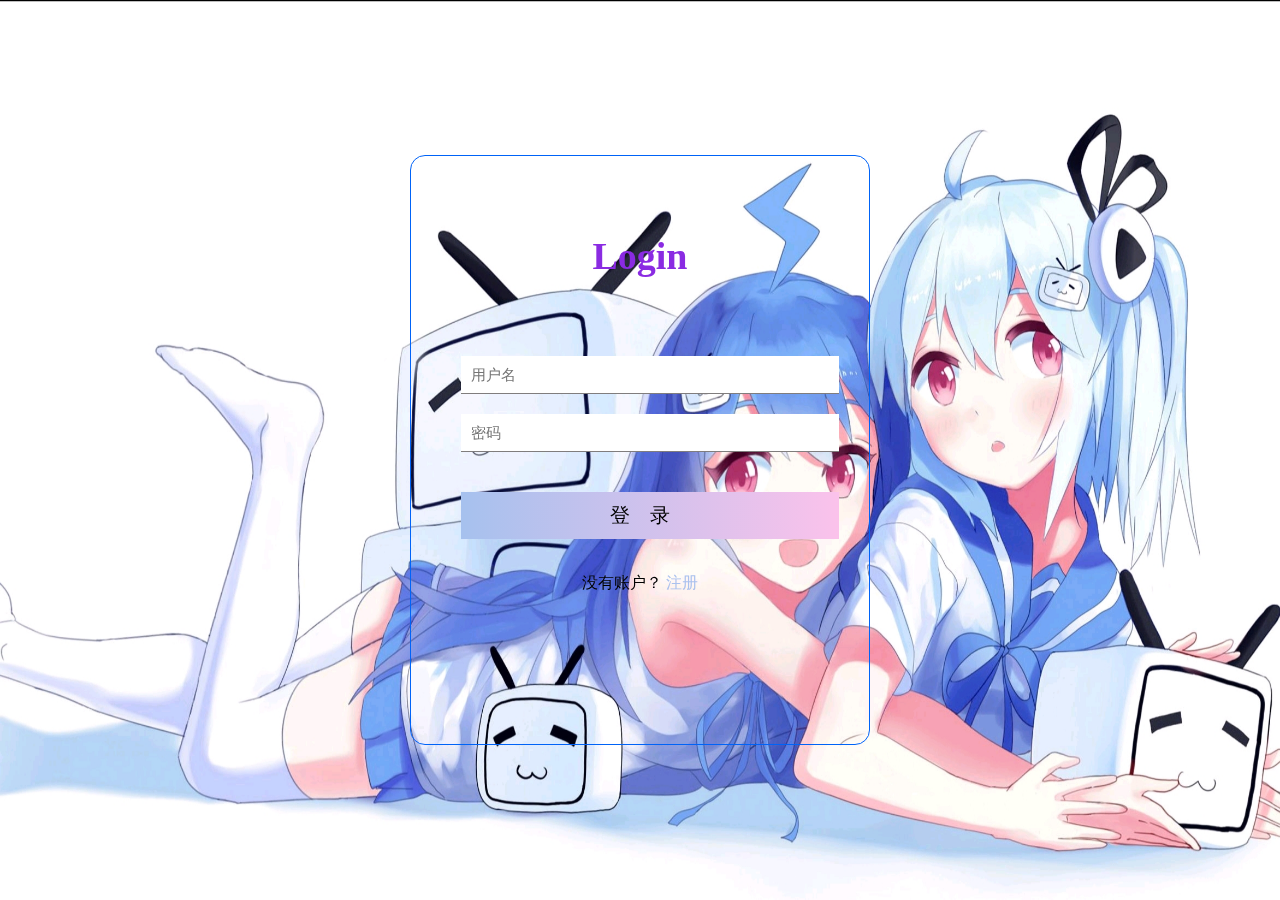
<file: work/login.html>
<!DOCTYPE html>
<html lang="en">
<head>
    <meta charset="UTF-8">
    <meta name="viewport" content="width=device-width, initial-scale=1.0">
    <title>登录</title>
    <link rel="icon" href="./icon/favicon.ico">
    <link rel="stylesheet" href="./css/login.css">
</head>
<script>
    function myFunction() {
      if (document.getElementById("user").value == "ouxu") {
        if (document.getElementById("password").value == "12345678") {
        //   alert("登录成功");
        window.location.replace('index2.html');
        }
        else {
          alert("密码错误");
        }
      }
      else {
        alert("账号密码都错");
      }
    }
  </script>
<body>
    <div class="container">
        <img src="./img/login.jpg" alt="">
        <div class="login-wrapper">
            <div class="header">Login</div>
            <div class="form-wrapper">
                <input type="text" id="user" name="username" placeholder="用户名" class="input-item">
                <input type="password" id="password" name="password" placeholder="密码" class="input-item">
                <div class="btn">
                    <input type="submit" class="log" value="登录" onclick="myFunction();">
                </div>
            </div>
            <div class="msg">
                没有账户？
                <a href="#">注册</a>
            </div>
        </div>
    </div>
</body>
</html>
</file>
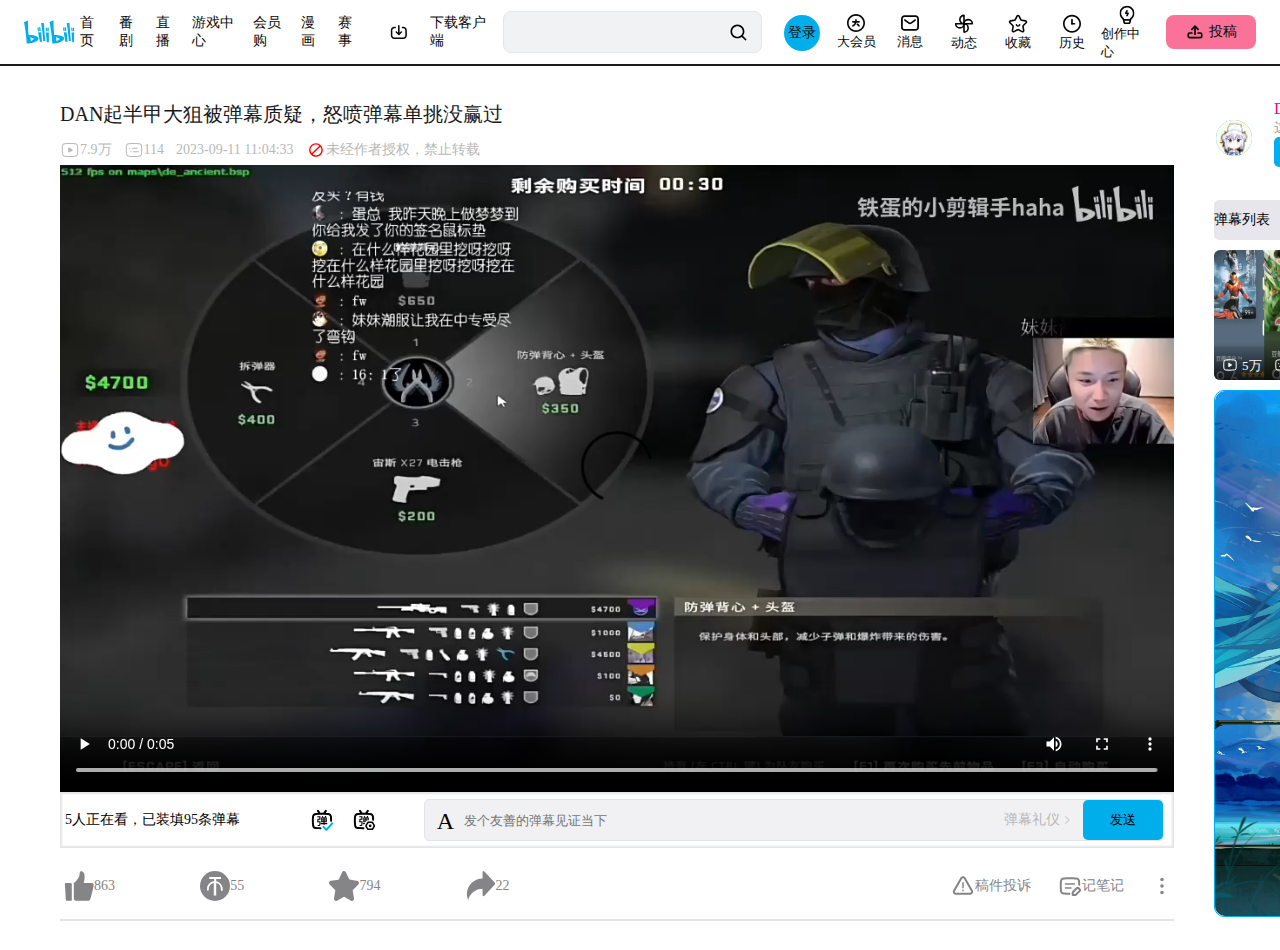
<file: work/video3.html>
<!DOCTYPE html>
<html lang="en">
<head>
    <meta charset="UTF-8">
    <meta http-equiv="X-UA-Compatible" content="IE=edge">
    <meta name="viewport" content="width=device-width, initial-scale=1.0">
    <title>DAN起半甲大狙被弹幕质疑，怒喷弹幕单挑没赢过</title>
    <link rel="icon" href="./icon/favicon.ico">
    <link rel="stylesheet" href="./css/video.css">
    <link rel="stylesheet" href="./css/base.css">
</head>
<body>
     <!-- 头部 -->
     <div class="large-header">
        <!-- 导航 -->
        <div class="bili-nav">
            <!-- 左侧入口 -->
            <ul class="left-entry">
               <li>
                <a href="#" class="entry-title">
                    <svg t="1626764977164" viewBox="0 0 2240 1024" version="1.1" xmlns="http://www.w3.org/2000/svg" p-id="4404" xmlns:xlink="http://www.w3.org/1999/xlink" width="140" height="64" class="mini-header__logo"><path d="M2079.810048 913.566175c-10.01309 0-18.554608 0.799768-26.936172-0.159954-16.987063-1.951433-33.974126-1.567544-50.99318-2.079395-10.972811-0.287916-10.652904-0.287916-11.580634-10.90883-2.71921-32.406582-5.694345-64.781173-8.605499-97.155764-2.527266-28.439735-4.926568-56.91146-7.70976-85.319204-2.527266-26.040432-5.566382-52.016883-8.317583-78.025324-2.623238-24.440897-5.054531-48.913784-7.77374-73.322691a12681.114551 12681.114551 0 0 0-10.684895-92.133223c-3.295042-27.128116-6.558094-54.320213-10.205034-81.416339a20559.272961 20559.272961 0 0 0-17.530905-125.979387c-6.398141-44.723002-14.075909-89.22207-22.105576-133.657156-1.439582-7.965685-1.247637-8.253601 6.36615-9.533229 31.670796-5.406429 63.501545-10.01309 95.716183-9.309295 3.486987 0.095972 7.005964 0.159954 10.460959 0.607823 5.662354 0.703795 8.605499 3.454996 8.925406 10.045081 1.119675 22.969325 2.71921 45.938649 4.414717 68.875983 2.71921 37.589076 5.662354 75.178151 8.477537 112.735236 1.791479 24.184971 3.327033 48.305961 5.150503 72.426951 2.911154 38.772732 5.982261 77.513473 8.925406 116.286205 1.791479 23.705111 3.359024 47.474203 5.182494 71.179313 2.783191 34.805885 5.822308 69.579778 8.637489 104.353672 1.791479 22.137566 3.391014 44.307123 5.278466 66.44469 2.783191 32.79047 5.790317 65.580941 8.63749 98.371411 2.143377 25.592562 4.09481 51.249106 6.270178 77.673426zM853.670395 114.918282c4.638652 0 11.644616-0.511851 18.554607 0.127963 8.797443 0.799768 10.49295 3.071107 11.036793 11.900541 2.527266 40.372267 4.894578 80.776524 7.581796 121.180782 2.943145 43.571337 6.174206 87.078693 9.405267 130.586048 2.975135 39.956388 5.950271 79.912775 9.149341 119.869163 3.486987 43.891244 7.357862 87.718507 10.876839 131.609751 2.655228 33.622229 4.926568 67.244457 7.677768 100.898677 2.623238 31.222926 5.694345 62.38187 8.509527 93.572805 2.399303 26.8402 4.830596 53.71239 7.165918 80.58458 0.735786 8.509527 0.127963 9.053369-9.053369 8.829434-24.025018-0.575833-47.922073-3.391014-71.947091-2.71921-5.502401 0.159954-7.101936-2.367312-8.029666-7.581796-1.983424-11.356699-1.663517-22.905343-2.879163-34.390006-3.295042-30.359177-5.182494-60.846317-7.965685-91.269474-2.495275-27.639967-5.502401-55.215953-8.349574-82.82393-2.527266-25.240664-5.02254-50.481329-7.709759-75.753984-2.687219-24.792795-5.534392-49.61758-8.349573-74.442365-2.591247-22.841362-5.118512-45.682723-7.869713-68.524085-4.062819-33.462275-8.093648-66.92455-12.508365-100.322844-4.062819-30.647093-8.66948-61.198214-12.988225-91.813317-5.886289-41.587914-12.508365-83.079855-19.834236-124.411842a1393.96288 1393.96288 0 0 0-5.310457-28.023856c-0.959721-4.702633-0.095972-7.421843 5.278466-8.157629 14.139891-1.887451 28.24779-4.830596 42.451663-6.206196 14.203872-1.311619 28.407744-3.966847 45.106891-2.71921z m1006.075609 403.33878c27.064134 0 27.703949 0.191944 32.054684 24.536869 5.342447 30.03927 9.08536 60.334465 12.636328 90.62966 3.742912 32.278619 7.517815 64.557238 10.972811 96.867848 2.783191 26.008441 5.118512 52.080864 7.74175 78.089305 2.7512 27.256079 5.662354 54.416185 8.509527 81.640274 1.567544 15.387528 3.039117 30.775056 4.798605 46.130593 0.511851 4.446708-0.831758 6.81402-5.214485 7.325871-9.245313 1.055693-18.426645 2.27134-27.639967 3.263052-16.891091 1.82347-33.814173 3.614949-50.737254 5.182493-8.733462 0.799768-9.309294 0.319907-10.940821-8.125638-14.843686-76.617733-29.719363-153.171485-44.435086-229.821208-9.789155-50.961189-19.322384-101.95437-28.919595-152.915559a805.525894 805.525894 0 0 1-3.582959-21.081873c-0.639814-4.030829 0.44787-6.622075 5.022541-7.70976 30.48714-7.133927 61.294186-12.636328 89.733921-14.011927z m-1137.077537 0c28.951586 0 28.823623 0.095972 33.302322 26.360339 6.909992 40.660183 11.804569 81.544301 16.187295 122.556382 4.286754 39.796434 8.957397 79.560878 13.148179 119.357311 2.847173 27.224088 5.086522 54.512157 7.74175 81.704255 1.887451 19.354375 4.126801 38.644769 6.174206 57.967153 0.255926 2.367312 0.383888 4.734624 0.543842 7.133927 0.415879 9.469248 0 10.237025-9.117351 11.164755-18.074747 1.887451-36.181485 3.454996-54.256232 5.246476-6.558094 0.639814-13.084197 1.599535-19.57831 2.239349-8.63749 0.799768-8.925406 0.767777-10.620913-7.965685-6.078234-30.679084-11.964523-61.422149-17.914793-92.101233-14.267853-73.898523-28.69566-147.733065-42.867542-221.631589-5.662354-29.559409-10.524941-59.246781-16.091323-88.838181-1.023702-5.406429-0.255926-7.933694 5.342447-9.245313 30.199223-7.037955 60.590391-12.540355 88.006423-13.947946z m382.128944 309.861946v124.027954c0 1.183656-0.127963 2.399303 0.03199 3.582959 0.607823 6.014252-1.599535 8.66948-7.805731 8.413555-8.157629-0.351898-16.251277-0.127963-24.408906 0.063981-17.019054 0.319907-34.070098-0.351898-51.057162 1.599535-9.405267 1.087684-9.213322 0.511851-10.141052-9.405266-2.783191-31.222926-5.822308-62.413861-8.669481-93.636787-2.623238-28.823623-4.99055-57.711228-7.677768-86.534851-2.71921-29.655381-5.758326-59.214791-8.509527-88.838181-1.887451-19.770254-3.550968-39.508518-5.214485-59.278772-2.175368-25.720525-4.190782-51.409059-6.462122-77.129585-0.959721-10.844848-0.159954-12.380402 10.588923-13.500076a531.877423 531.877423 0 0 1 83.527724-2.591247c6.941982 0.383888 13.851974 1.727498 20.570022 3.359024 8.477536 2.015414 9.405267 3.263052 9.853137 12.124476 0.92773 17.850812 1.855461 35.701624 2.335321 53.584427 0.543842 19.866226 0.095972 39.764443 0.831758 59.63067 1.855461 54.800074 1.567544 109.664129 2.207359 164.528184z m1134.806197 5.630364v117.437869c0 1.983424-0.063981 3.966847 0.03199 5.982262 0.415879 5.150503-1.983424 6.973973-6.878001 6.941982-12.028504-0.095972-24.025018 0-36.021531 0.159954-13.564058 0.127963-27.096125 0.063981-40.628192 1.535553-8.925406 1.023702-8.989387 0.351898-9.789155-8.509527-3.678931-40.660183-7.549806-81.320366-11.260728-122.04453-3.391014-37.525094-6.526103-75.082179-9.981099-112.639265-3.550968-38.740741-7.421843-77.38551-10.90883-116.09426-1.727498-19.386366-3.16708-38.772732-4.606661-58.159097-0.575833-8.445546 0.351898-9.949109 9.885127-10.716886 16.571184-1.311619 33.078387-3.550968 49.777534-3.263051 16.635165 0.319907 33.302322-0.607823 49.841515 2.559256 14.011928 2.687219 14.715723 3.486987 15.547481 18.458635 2.399303 44.051198 1.663517 88.230358 3.231061 132.281556 1.599535 46.89837 0.479861 93.79674 1.759489 146.069549zM1831.498213 305.135c9.789155 0.575833 17.498914 0.095972 25.176683 1.791479 4.894578 1.119675 7.357862 3.327033 7.837723 8.573509 2.303331 25.240664 4.798605 50.51332 7.32587 75.785975 2.015414 20.50604 4.158791 41.012081 6.238188 61.518121l0.191944 1.183656c1.663517 12.924244 1.279628 13.276142-11.292718 13.979937-11.196746 0.607823-22.361501 1.599535-33.558247 2.27134-7.357862 0.44787-9.693183 1.695507-10.90883-9.021378-4.190782-37.813011-9.053369-75.530049-13.692021-113.311069a1185.0316 1185.0316 0 0 0-4.286754-31.798759c-0.92773-5.982261 1.407591-9.277304 7.005964-9.757164 7.357862-0.671805 14.715723-0.863749 19.962198-1.215647z m-1133.398606 0.159954c7.549806 0.415879 15.323547-0.159954 22.937334 1.599535 4.350736 0.991712 6.558094 2.815182 6.973973 7.773741 0.92773 11.83656 2.7512 23.641129 3.870875 35.477689 3.550968 36.309448 6.909992 72.650886 10.237025 108.992324 0.703795 7.901704 0.543842 8.061657-6.84601 8.605499-13.116188 0.959721-26.264367 1.919442-39.412546 2.463284-7.645778 0.351898-8.605499-0.575833-9.56522-8.381564-3.327033-26.744227-6.462122-53.520446-9.661192-80.296664-2.591247-22.073585-4.766615-44.14717-7.901704-66.156773-0.863749-6.078234 1.119675-7.74175 5.982262-8.733462 7.709759-1.567544 15.451509-1.055693 23.385203-1.343609z m399.147998 100.002936c0 23.001315 0.063981 45.97064-0.031991 69.003946 0 10.332997-0.127963 10.396978-10.396978 10.269016a324.289753 324.289753 0 0 1-36.981252-1.919443c-7.933694-0.991712-8.093648-0.735786-8.317583-9.149341-0.799768-28.119828-1.631526-56.239655-2.207359-84.359483-0.415879-19.034468-0.639814-38.004955-1.791479-57.039422-0.607823-9.821146-0.063981-9.917118 9.373276-10.045081 13.915956-0.159954 27.799921 0.479861 41.619904 2.591247 8.317583 1.279628 8.701471 1.279628 8.733462 10.49295 0.063981 23.385204 0.063981 46.770407 0.063981 70.187602h-0.063981z m1135.38203 0.607824c0 23.033306 0.063981 46.034621-0.031991 69.035936 0 9.661192-0.159954 9.725174-9.853137 9.661192a505.32514 505.32514 0 0 1-38.132917-1.791479c-6.302168-0.479861-8.157629-3.135089-7.74175-8.861425 0.063981-0.799768 0-1.599535 0-2.399302-0.959721-44.403095-1.919442-88.7742-2.815182-133.177296-0.031991-2.367312-0.159954-4.734624-0.063982-7.133926 0.127963-8.957397 0.159954-9.181332 9.149341-9.117351 12.380402 0.063981 24.664832 0.703795 37.013243 1.919442 15.067621 1.503563 12.412393 3.359024 12.476375 15.259566 0.063981 22.169557 0.031991 44.403095 0 66.604643z m-1565.593 54.000306c0.287916 12.636328 0.287916 12.604337-11.804569 15.547481-8.221611 2.015414-16.443221 4.222773-24.728813 6.046243-7.069945 1.599535-8.317583 0.703795-9.53323-6.238187-8.445546-47.090314-16.8591-94.212619-25.240664-141.334924-1.695507-9.757164-1.247637-10.364988 8.349573-12.060495 11.804569-2.079396 23.577148-4.126801 35.381717-5.950271 7.517815-1.183656 8.477536-0.767777 9.9811 7.517815 2.975135 16.731138 5.790317 33.526256 7.997675 50.385357 3.423005 26.680246 6.238187 53.456464 9.309295 80.168701 0.255926 1.951433 0.191944 3.966847 0.287916 5.91828z m1064.138735-136.696273c15.451509-2.527266 31.030982-5.086522 46.610454-7.549806 5.598373-0.863749 7.29388 2.655228 8.029666 7.645778 2.655228 18.426645 5.982261 36.725327 8.157629 55.183962 3.19907 26.744227 7.581797 53.360492 8.413555 80.328655 0.063981 2.7512 0.031991 5.566382 0.095972 8.317583 0.159954 4.286754-1.983424 6.494113-5.950271 7.421843-10.556932 2.367312-21.113864 4.734624-31.638805 7.261889-5.054531 1.215647-6.750038-0.92773-7.581796-5.854298-3.16708-18.746552-6.81402-37.397131-10.045081-56.079702-5.47041-30.775056-10.780867-61.582103-16.091323-92.38915-0.127963-1.119675 0-2.303331 0-4.286754z m-710.64147 108.032603c-0.44787 16.37924 0.543842 30.647093-1.695507 44.914947-0.671805 4.510689-1.983424 7.421843-6.846011 7.837722-10.428969 0.863749-20.825947 1.695507-31.190935 2.7512-5.02254 0.543842-6.430131-1.631526-7.261889-6.558094-2.335321-14.55577-1.919442-29.303484-3.327033-43.923234-2.655228-27.607976-3.774903-55.407897-5.566383-83.111846-0.44787-6.750038-1.119675-13.436095-1.663516-20.186134-0.287916-3.774903 1.215647-5.886289 5.246475-6.046242 13.500077-0.543842 26.936172-3.007126 40.50023-2.527266 7.933694 0.287916 8.605499 0.799768 9.181331 8.797443 0.351898 5.534392 0.255926 11.132765 0.383889 16.699147l2.239349 81.352357z m1134.902169-15.867388c0 19.066459 0.223935 38.132918-0.031991 57.199376-0.159954 9.917118-1.279628 10.780867-10.652904 11.644616-9.277304 0.863749-18.490626 1.567544-27.735939 2.559256-5.214485 0.543842-7.645778-0.991712-7.965685-6.973973-1.34361-25.336637-3.16708-50.673273-4.926568-75.977919-1.3756-20.985901-2.943145-41.939811-4.414717-62.893722-0.159954-2.399303-0.031991-4.798605-0.191944-7.165917-0.223935-4.190782 1.055693-6.654066 5.758326-6.81402 13.116188-0.44787 26.136404-2.975135 39.348564-2.495274 8.061657 0.287916 8.18962 0.415879 8.797444 8.797443 1.951433 27.32006 2.143377 54.704102 2.015414 82.120134zM628.295894 756.171918c16.571184 18.234701 17.402942 39.828425 11.932532 62.413861-5.502401 22.585436-18.042756 41.204025-33.23834 57.903171-25.49659 27.895893-56.303637 48.497905-89.062116 65.99682-56.399609 30.135242-116.190232 50.161422-178.572103 61.997982-44.882956 8.477536-90.053828 15.00364-135.704561 17.498914-13.915956 0.767777-27.799921 1.407591-41.715876 1.311619-10.077071 0-20.186133 0.287916-30.231214-0.063981-8.541518-0.319907-9.789155-1.791479-10.49295-10.716886-2.591247-32.022693-4.798605-64.077378-7.645778-96.100071-3.327033-37.109215-7.229899-74.18644-10.812858-111.295654-2.623238-26.8402-4.894578-53.744381-7.773741-80.520599-3.327033-31.542833-7.069945-63.021684-10.716885-94.564517-3.327033-29.111539-6.526103-58.28706-10.045081-87.430591-3.934856-32.278619-7.997676-64.493257-12.31642-96.707894a8228.968456 8228.968456 0 0 0-13.212161-92.996973 5984.500754 5984.500754 0 0 0-24.312934-152.627642 3243.825263 3243.825263 0 0 0-23.67312-123.740038c-1.151665-5.502401 0.511851-7.709759 5.342448-9.725174C52.335283 47.609843 98.465876 28.063524 144.724432 8.77313c8.605499-3.582959 17.434933-6.590085 26.584274-8.285592 6.334159-1.183656 7.965685 0.127963 7.773741 6.494113-0.479861 16.283268 0.191944 32.630517-1.407591 48.849803a161.393095 161.393095 0 0 0-0.639814 13.084197c-0.735786 58.383032-1.439582 116.798056 0.095972 175.213079 1.34361 51.185124 4.030829 102.338258 7.005964 153.491392 2.335321 40.372267 5.694345 80.744534 9.149341 121.052819 3.391014 39.508518 7.517815 78.953054 11.38869 118.461572 0.735786 7.517815 1.407591 8.221611 9.949108 7.069945a381.329176 381.329176 0 0 1 50.833227-4.190782c52.880632-0.127963 104.897514 7.133927 156.338564 19.322384 45.010919 10.684895 88.806191 24.920757 130.777993 44.818975 20.793957 9.853136 40.692174 21.241827 58.830902 35.701624 6.174206 4.862587 11.676606 10.46096 16.891091 16.315259z m1126.840512-9.597211c20.47405 17.946784 27.927883 39.924397 22.105576 67.116494-4.830596 22.425483-15.771416 41.268006-30.359177 58.127107-23.417194 27.096125-51.856929 47.698138-82.631985 64.909136-60.334465 33.782182-124.603787 55.727804-192.168151 68.396122a1151.089465 1151.089465 0 0 1-111.455609 15.547481c-21.177845 1.82347-42.451662 4.09481-66.220754 2.623238h-27.76793c-5.406429 0-8.477536-1.695507-8.925406-8.125638-2.047405-28.087837-4.414717-56.143683-6.941983-84.19953-2.687219-29.623391-5.662354-59.246781-8.477536-88.870172-2.559256-27.224088-4.926568-54.512157-7.709759-81.736245-2.559256-25.656544-5.502401-51.249106-8.285592-76.873659-2.591247-24.057008-5.086522-48.114017-7.933695-72.139035-3.423005-29.111539-7.037955-58.223079-10.652904-87.334618-3.391014-27.160107-6.750038-54.288222-10.364987-81.416338a6133.577429 6133.577429 0 0 0-12.156467-87.142675c-5.694345-37.653057-11.804569-75.178151-17.818822-112.767227a3259.14881 3259.14881 0 0 0-29.111539-158.993792c-0.44787-2.335321-0.671805-4.734624-1.3756-7.005964-1.663517-5.118512-0.063981-7.837722 4.958559-9.821146C1191.012355 47.641834 1238.61452 24.448575 1288.2321 6.149893c6.494113-2.431293 13.052207-5.150503 20.058171-5.854299 6.302168-0.639814 7.901704 0.383888 7.29388 7.101936-3.327033 36.43741-1.407591 73.066765-3.135089 109.536166-1.407591 29.751354-1.247637 59.598679 0.255926 89.382023 0.351898 7.549806 0.639814 15.131602 0.575832 22.649418-0.383888 35.765606 1.503563 71.499221 3.327033 107.200845 2.335321 47.186286 5.758326 94.276601 9.245313 141.398906 2.527266 34.006117 5.822308 67.948253 9.021379 101.922379 1.695507 18.586598 3.518977 37.141206 5.822308 55.631832 1.247637 10.205034 1.759489 10.301006 11.772578 8.957396 17.658868-2.399303 35.349726-4.350736 53.200539-4.09481 62.637796 0.799768 124.027954 10.684895 184.266447 27.863902 40.788146 11.580634 80.488608 26.040432 117.981712 46.290547a253.55831 253.55831 0 0 1 47.218277 32.438573zM308.676783 922.811488c23.161269-11.068783 135.608589-98.947243 144.533995-113.279078-54.576139-23.513166-109.344222-45.362816-168.239105-63.24562l23.70511 176.524698z m1277.196815-107.520752c2.879163-3.103098 2.559256-5.502401-1.343609-7.229899-7.773741-3.550968-15.4835-7.325871-23.353213-10.556932-42.003793-17.179007-84.19953-33.814173-127.482951-47.37823-3.774903-1.151665-7.645778-3.774903-12.476374-1.535554l23.321222 173.45359c3.454996 0.767777 4.798605-0.831758 6.33416-1.919442 39.316574-28.855614 78.889073-57.35933 116.638102-88.390312 6.36615-5.182494 12.668318-10.396978 18.362663-16.443221z" fill="var(--brand_blue)" p-id="4405"></path></svg>
                    <span>首页</span></a>
            </li>
               <li><a href="#" class="entry-title"><span>番剧</span></a></li>
               <li><a href="#" class="entry-title"><span>直播</span></a></li>
               <li><a href="#" class="entry-title"><span>游戏中心</span></a></li>
               <li><a href="#" class="entry-title"><span>会员购</span></a></li>
               <li><a href="#" class="entry-title"><span>漫画</span></a></li>
               <li><a href="#" class="entry-title"><span>赛事</span></a></li>
               <li>
                <a href="#" class="entry-title">
                    <svg width="16" height="16" viewBox="0 0 16 16" fill="none" xmlns="http://www.w3.org/2000/svg"><path d="M7.23181 8.65895V1.75796C7.23181 1.33935 7.57582 1 8.00018 1C8.42453 1 8.76854 1.33935 8.76854 1.75796V8.67097L9.98589 7.47009C10.286 7.17409 10.7725 7.17409 11.0725 7.47009C11.3726 7.7661 11.3726 8.24601 11.0725 8.54201L8.54958 11.0308C8.24952 11.3268 7.76302 11.3268 7.46295 11.0308L4.94002 8.54201C4.63995 8.24601 4.63995 7.7661 4.94002 7.47009C5.24008 7.17409 5.72658 7.17409 6.02665 7.47009L7.23181 8.65895Z" fill="currentColor"></path><path d="M3.48023 4.29936C2.40686 4.29936 1.53672 5.15772 1.53672 6.21656V11.5669C1.53672 12.6257 2.40686 13.4841 3.48023 13.4841H12.5198C13.5931 13.4841 14.4633 12.6257 14.4633 11.5669V6.21656C14.4633 5.15772 13.5931 4.29936 12.5198 4.29936H11.6158C11.1915 4.29936 10.8475 3.96001 10.8475 3.5414C10.8475 3.12279 11.1915 2.78344 11.6158 2.78344H12.5198C14.4418 2.78344 16 4.3205 16 6.21656V11.5669C16 13.4629 14.4418 15 12.5198 15H3.48023C1.55815 15 0 13.4629 0 11.5669V6.21656C0 4.3205 1.55815 2.78344 3.48023 2.78344H4.38418C4.80853 2.78344 5.15254 3.12279 5.15254 3.5414C5.15254 3.96001 4.80853 4.29936 4.38418 4.29936H3.48023Z" fill="currentColor"></path></svg>
                    <span>下载客户端</span></a></li>
           </ul>
          <div class="center-search-container">
            <!-- 左侧输入框 -->
             <div class="nav-search-content">
               <input type="text" class="nav-search-input">
             </div>
           <!-- 右侧搜索按钮 -->
            <div class="nav-search-button">
               <svg width="17" height="17" viewBox="0 0 17 17" fill="none" xmlns="http://www.w3.org/2000/svg"><path fill-rule="evenodd" clip-rule="evenodd" d="M16.3451 15.2003C16.6377 15.4915 16.4752 15.772 16.1934 16.0632C16.15 16.1279 16.0958 16.1818 16.0525 16.2249C15.7707 16.473 15.4456 16.624 15.1854 16.3652L11.6848 12.8815C10.4709 13.8198 8.97529 14.3267 7.44714 14.3267C3.62134 14.3267 0.5 11.2314 0.5 7.41337C0.5 3.60616 3.6105 0.5 7.44714 0.5C11.2729 0.5 14.3943 3.59538 14.3943 7.41337C14.3943 8.98802 13.8524 10.5087 12.8661 11.7383L16.3451 15.2003ZM2.13647 7.4026C2.13647 10.3146 4.52083 12.6766 7.43624 12.6766C10.3517 12.6766 12.736 10.3146 12.736 7.4026C12.736 4.49058 10.3517 2.1286 7.43624 2.1286C4.50999 2.1286 2.13647 4.50136 2.13647 7.4026Z" fill="currentColor"></path></svg>
            </div>
           </div>
           <!-- 右侧入口 -->
           <ul class="right-entry">
                <li class="header-avatar">
                   <a href="./login.html">
                        <span>登录</span>
                   </a>
                </li>
                <li class="right-entry-item">
                    <a href="/">
                        <svg width="20" height="20" viewBox="0 0 20 20" fill="none" xmlns="http://www.w3.org/2000/svg"><path fill-rule="evenodd" clip-rule="evenodd" d="M10 1C5.02955 1 1 5.02955 1 10C1 14.9705 5.02955 19 10 19C14.9705 19 19 14.9705 19 10C19 5.02955 14.9705 1 10 1ZM10.0006 2.63614C14.0612 2.63614 17.3642 5.93996 17.3642 9.99977C17.3642 14.0604 14.0612 17.3634 10.0006 17.3634C5.93996 17.3634 2.63696 14.0604 2.63696 9.99977C2.63696 5.93996 5.93996 2.63614 10.0006 2.63614Z" fill="currentColor"></path><path d="M13.1381 8.05573V8.05331H10.7706C10.7859 7.8643 10.7948 7.67286 10.7948 7.47981C10.7948 7.26414 10.7843 7.05008 10.7649 6.83926C10.7658 6.82552 10.7674 6.81179 10.7674 6.79725V6.79483C10.7674 6.35541 10.4111 6 9.97254 6C9.53312 6 9.17771 6.35622 9.17771 6.79483V6.79725C9.17771 6.85137 9.18336 6.90468 9.19386 6.95557L9.18255 6.95719C9.19871 7.12924 9.20759 7.30291 9.20759 7.479C9.20759 7.67286 9.19709 7.8643 9.17771 8.0525H6.74313V8.05573C6.32876 8.08239 6 8.42649 6 8.84814V8.85057C6 9.28998 6.33683 9.64216 6.77544 9.64216C6.80937 9.64216 6.8441 9.64378 6.89903 9.64297L8.7601 9.63893C8.28837 10.7294 7.47011 11.6341 6.44507 12.2149C6.44023 12.2173 6.43619 12.2197 6.43134 12.2229C6.42003 12.2294 6.40953 12.2359 6.39822 12.2423L6.39903 12.2431C6.17528 12.3837 6.02585 12.6325 6.02585 12.916V12.9184C6.02585 13.3578 6.38207 13.7132 6.82068 13.7132C6.99111 13.7132 7.14782 13.6591 7.27706 13.5687C8.7706 12.706 9.9168 11.3094 10.4556 9.64055H13.0105C13.0517 9.64136 13.1131 9.63893 13.1131 9.63893C13.5905 9.62924 13.9039 9.2916 13.9039 8.85299V8.85057C13.9047 8.42003 13.5638 8.07108 13.1381 8.05573Z" fill="currentColor"></path><path d="M13.7731 12.5388C13.7715 12.5356 13.7691 12.5331 13.7674 12.5307C13.74 12.4814 13.7077 12.4362 13.6713 12.3942C13.1584 11.6672 12.513 11.0412 11.7674 10.5541L11.7666 10.555C11.6366 10.4613 11.4766 10.4055 11.3046 10.4055C10.8652 10.4055 10.5098 10.7617 10.5098 11.2003V11.2028C10.5098 11.5033 10.677 11.765 10.9233 11.8999C11.5615 12.3215 12.0825 12.8045 12.4944 13.4499L12.5372 13.5041C12.6786 13.6333 12.866 13.7133 13.0728 13.7133C13.5122 13.7133 13.8676 13.3571 13.8676 12.9184V12.916C13.8668 12.7795 13.8329 12.6511 13.7731 12.5388Z" fill="currentColor"></path></svg>
                        <span>大会员</span>
                    </a>
                </li>
                <li class="right-entry-item">
                    <a href="/">
                        <svg width="20" height="20" viewBox="0 0 20 20" fill="none" xmlns="http://www.w3.org/2000/svg"><path d="M15.435 17.7717H4.567C2.60143 17.7717 1 16.1723 1 14.2047V5.76702C1 3.80144 2.59942 2.20001 4.567 2.20001H15.433C17.3986 2.20001 19 3.79943 19 5.76702V14.2047C19.002 16.1703 17.4006 17.7717 15.435 17.7717ZM4.567 4.00062C3.59327 4.00062 2.8006 4.79328 2.8006 5.76702V14.2047C2.8006 15.1784 3.59327 15.9711 4.567 15.9711H15.433C16.4067 15.9711 17.1994 15.1784 17.1994 14.2047V5.76702C17.1994 4.79328 16.4067 4.00062 15.433 4.00062H4.567Z" fill="currentColor"></path><path d="M9.99943 11.2C9.51188 11.2 9.02238 11.0667 8.59748 10.8019L8.5407 10.7635L4.3329 7.65675C3.95304 7.37731 3.88842 6.86226 4.18996 6.50976C4.48954 6.15544 5.0417 6.09699 5.4196 6.37643L9.59412 9.45943C9.84279 9.60189 10.1561 9.60189 10.4067 9.45943L14.5812 6.37643C14.9591 6.09699 15.5113 6.15544 15.8109 6.50976C16.1104 6.86409 16.0478 7.37731 15.6679 7.65675L11.4014 10.8019C10.9765 11.0667 10.487 11.2 9.99943 11.2Z" fill="currentColor"></path></svg>
                        <span>消息</span>
                    </a>
                </li>
                <li class="right-entry-item">
                    <a href="/">
                        <svg width="20" height="21" viewBox="0 0 20 21" fill="none" xmlns="http://www.w3.org/2000/svg"><g clip-path="url(#clip0)"><path d="M10 10.743C7.69883 10.743 5.83333 8.87747 5.83333 6.5763C5.83333 4.27512 7.69883 2.40964 10 2.40964V10.743Z" stroke="currentColor" stroke-width="1.6" stroke-linejoin="round"></path><path d="M10 10.743C10 13.0441 8.1345 14.9096 5.83333 14.9096C3.53217 14.9096 1.66667 13.0441 1.66667 10.743H10Z" stroke="currentColor" stroke-width="1.6" stroke-linejoin="round"></path><path d="M10 10.743C10 8.44182 11.8655 6.57632 14.1667 6.57632C16.4679 6.57632 18.3333 8.44182 18.3333 10.743H10Z" stroke="currentColor" stroke-width="1.6" stroke-linejoin="round"></path><path d="M9.99999 10.743C12.3012 10.743 14.1667 12.6085 14.1667 14.9096C14.1667 17.2108 12.3012 19.0763 9.99999 19.0763V10.743Z" stroke="currentColor" stroke-width="1.6" stroke-linejoin="round"></path></g><defs><clipPath id="clip0"><rect width="20" height="20" fill="currentColor" transform="matrix(-1 0 0 1 20 0.742981)"></rect></clipPath></defs></svg>
                        <span>动态</span>
                    </a>
                </li>
                <li class="right-entry-item">
                    <a href="/">
                        <svg width="20" height="21" viewBox="0 0 20 21" fill="none" xmlns="http://www.w3.org/2000/svg"><path fill-rule="evenodd" clip-rule="evenodd" d="M11.0505 3.16759L12.7915 6.69573C12.954 7.02647 13.2702 7.25612 13.6349 7.30949L17.5294 7.87474C18.448 8.00817 18.8159 9.13785 18.1504 9.78639L15.3331 12.5334C15.0686 12.7905 14.9481 13.1609 15.0104 13.5256L15.6759 17.4031C15.8328 18.3184 14.8721 19.0171 14.0497 18.5845L10.5661 16.7537C10.2402 16.5823 9.85042 16.5823 9.52373 16.7537L6.04087 18.5845C5.21848 19.0171 4.2578 18.3184 4.41468 17.4031L5.07939 13.5256C5.14166 13.1609 5.02198 12.7905 4.75755 12.5334L1.9394 9.78639C1.27469 9.13785 1.64182 8.00817 2.56126 7.87474L6.4549 7.30949C6.82041 7.25612 7.13578 7.02647 7.29832 6.69573L9.04015 3.16759C9.45095 2.33468 10.6389 2.33468 11.0505 3.16759Z" stroke="currentColor" stroke-width="1.6" stroke-linecap="round" stroke-linejoin="round"></path><path d="M11.603 11.8739C11.413 12.5556 10.7871 13.0554 10.0447 13.0554C9.29592 13.0554 8.66679 12.5467 8.48242 11.8569" stroke="currentColor" stroke-width="1.6" stroke-linecap="round" stroke-linejoin="round"></path></svg>
                        <span>收藏</span>
                    </a>
                </li>
                <li class="right-entry-item">
                    <a href="/">
                        <svg width="20" height="21" viewBox="0 0 20 21" fill="none" xmlns="http://www.w3.org/2000/svg"><path fill-rule="evenodd" clip-rule="evenodd" d="M10 1.74286C5.02955 1.74286 1 5.7724 1 10.7429C1 15.7133 5.02955 19.7429 10 19.7429C14.9705 19.7429 19 15.7133 19 10.7429C19 5.7724 14.9705 1.74286 10 1.74286ZM10.0006 3.379C14.0612 3.379 17.3642 6.68282 17.3642 10.7426C17.3642 14.8033 14.0612 18.1063 10.0006 18.1063C5.93996 18.1063 2.63696 14.8033 2.63696 10.7426C2.63696 6.68282 5.93996 3.379 10.0006 3.379Z" fill="currentColor"></path><path d="M9.99985 6.6521V10.743" stroke="currentColor" stroke-width="1.7" stroke-linecap="round"></path><path d="M12.4545 10.7427H10" stroke="currentColor" stroke-width="1.7" stroke-linecap="round"></path></svg>
                        <span>历史</span>
                    </a>
                </li>
                <li class="right-entry-item">
                    <a href="/">
                        <svg width="20" height="21" viewBox="0 0 20 21" fill="none" xmlns="http://www.w3.org/2000/svg"><mask id="mask0" mask-type="alpha" maskUnits="userSpaceOnUse" x="2" y="1" width="16" height="20"><path fill-rule="evenodd" clip-rule="evenodd" d="M2.5 1.74286H17.5V20.0762H2.5V1.74286Z" fill="currentColor"></path></mask><g mask="url(#mask0)"><path fill-rule="evenodd" clip-rule="evenodd" d="M9.99999 1.74286C9.92916 1.74286 9.85916 1.74369 9.78833 1.74536C5.85416 1.85453 2.58416 5.14869 2.50166 9.08286C2.44999 11.5404 3.58666 13.7304 5.36999 15.1337C5.52166 15.2529 5.63166 15.4162 5.67333 15.6045L6.30416 18.447C6.51583 19.3987 7.36083 20.0762 8.33583 20.0762H11.6617C12.6383 20.0762 13.4842 19.3987 13.6958 18.4445L14.3275 15.602C14.3692 15.4154 14.4775 15.2537 14.6275 15.1354C16.3733 13.7629 17.5 11.637 17.5 9.24286C17.5 5.10036 14.1425 1.74286 9.99999 1.74286ZM10.0003 3.40939C13.2161 3.40939 15.8336 6.02606 15.8336 9.24273C15.8336 11.0386 15.0186 12.7086 13.5978 13.8252C13.1428 14.1827 12.8244 14.6852 12.7011 15.2402L12.0686 18.0827C12.0269 18.2752 11.8586 18.4094 11.6619 18.4094H8.33609C8.14109 18.4094 7.97359 18.2761 7.93192 18.0852L7.30025 15.2427C7.17609 14.6869 6.85775 14.1827 6.40109 13.8236C4.94359 12.6769 4.12942 10.9619 4.16859 9.11773C4.23192 6.05523 6.77442 3.49606 9.83442 3.41189C9.88942 3.41023 9.94525 3.40939 10.0003 3.40939Z" fill="currentColor"></path><path d="M10 6.81299L8.81253 9.18726H11.1875L9.99952 11.561" stroke="currentColor" stroke-width="1.6" stroke-linecap="round" stroke-linejoin="round"></path></g><path d="M6.66656 15.9095H13.3332" stroke="currentColor" stroke-width="1.7"></path></svg>
                        <span>创作中心</span>
                    </a>
                </li>
                <li>
                    <a href="/" class="upload">
                        <svg width="18" height="18" viewBox="0 0 18 18" fill="none" xmlns="http://www.w3.org/2000/svg"><path d="M12.0824 10H14.1412C15.0508 10 15.7882 10.7374 15.7882 11.6471V12.8824C15.7882 13.792 15.0508 14.5294 14.1412 14.5294H3.84707C2.93743 14.5294 2.20001 13.792 2.20001 12.8824V11.6471C2.20001 10.7374 2.93743 10 3.84707 10H5.90589" stroke="currentColor" stroke-width="1.7" stroke-linecap="round" stroke-linejoin="round"></path><path d="M8.99413 11.2353L8.99413 3.82353" stroke="currentColor" stroke-width="1.7" stroke-linecap="round" stroke-linejoin="round"></path><path d="M12.0823 6.29413L8.9941 3.20589L5.90587 6.29413" stroke="currentColor" stroke-width="1.7" stroke-linecap="round" stroke-linejoin="round"></path></svg>
                        <span>投稿</span>
                    </a>
                </li>
           </ul>
        </div>
     </div>
     <!-- 视频播放区 -->
     <div class="video">
        <h1 title="DAN起半甲大狙被弹幕质疑，怒喷弹幕单挑没赢过" class="biaoti">DAN起半甲大狙被弹幕质疑，怒喷弹幕单挑没赢过</h1>
        <div class="num" >
            <span class="information">
                <svg class="view-icon" style="width:20px;height:20px;" xmlns="http://www.w3.org/2000/svg" xmlns:xlink="http://www.w3.org/1999/xlink" viewBox="0 0 20 20" width="20" height="20"><path d="M10 4.040041666666666C7.897383333333334 4.040041666666666 6.061606666666667 4.147 4.765636666666667 4.252088333333334C3.806826666666667 4.32984 3.061106666666667 5.0637316666666665 2.9755000000000003 6.015921666666667C2.8803183333333333 7.074671666666667 2.791666666666667 8.471183333333332 2.791666666666667 9.998333333333333C2.791666666666667 11.525566666666668 2.8803183333333333 12.922083333333333 2.9755000000000003 13.9808C3.061106666666667 14.932983333333334 3.806826666666667 15.666916666666667 4.765636666666667 15.744683333333336C6.061611666666668 15.849716666666666 7.897383333333334 15.956666666666667 10 15.956666666666667C12.10285 15.956666666666667 13.93871666666667 15.849716666666666 15.234766666666667 15.74461666666667C16.193416666666668 15.66685 16.939000000000004 14.933216666666667 17.024583333333336 13.981216666666668C17.11975 12.922916666666667 17.208333333333332 11.526666666666666 17.208333333333332 9.998333333333333C17.208333333333332 8.470083333333333 17.11975 7.073818333333334 17.024583333333336 6.015513333333334C16.939000000000004 5.063538333333333 16.193416666666668 4.329865000000001 15.234766666666667 4.252118333333334C13.93871666666667 4.147016666666667 12.10285 4.040041666666666 10 4.040041666666666zM4.684808333333334 3.255365C6.001155 3.14862 7.864583333333334 3.0400416666666668 10 3.0400416666666668C12.13565 3.0400416666666668 13.999199999999998 3.148636666666667 15.315566666666667 3.2553900000000002C16.753416666666666 3.3720016666666672 17.890833333333333 4.483195 18.020583333333335 5.925965000000001C18.11766666666667 7.005906666666667 18.208333333333336 8.433 18.208333333333336 9.998333333333333C18.208333333333336 11.56375 18.11766666666667 12.990833333333335 18.020583333333335 14.0708C17.890833333333333 15.513533333333331 16.753416666666666 16.624733333333335 15.315566666666667 16.74138333333333C13.999199999999998 16.848116666666666 12.13565 16.95666666666667 10 16.95666666666667C7.864583333333334 16.95666666666667 6.001155 16.848116666666666 4.684808333333334 16.7414C3.2467266666666665 16.624750000000002 2.1092383333333338 15.513266666666667 1.9795200000000002 14.070383333333334C1.8823900000000002 12.990000000000002 1.7916666666666667 11.562683333333334 1.7916666666666667 9.998333333333333C1.7916666666666667 8.434066666666666 1.8823900000000002 7.00672 1.9795200000000002 5.926381666666667C2.1092383333333338 4.483463333333334 3.2467266666666665 3.371976666666667 4.684808333333334 3.255365z" fill="currentColor"></path><path d="M12.23275 9.1962C12.851516666666667 9.553483333333332 12.851516666666667 10.44665 12.232683333333332 10.803866666666666L9.57975 12.335600000000001C8.960983333333335 12.692816666666667 8.1875 12.246250000000002 8.187503333333334 11.531733333333333L8.187503333333334 8.4684C8.187503333333334 7.753871666666667 8.960983333333335 7.307296666666667 9.57975 7.66456L12.23275 9.1962z" fill="currentColor"></path></svg>
                <span> 7.9万</span>          
                <svg class="dm-icon" style="width:20px;height:20px;" xmlns="http://www.w3.org/2000/svg" xmlns:xlink="http://www.w3.org/1999/xlink" viewBox="0 0 20 20" width="20" height="20"><path d="M10 4.040041666666666C7.897383333333334 4.040041666666666 6.061606666666667 4.147 4.765636666666667 4.252088333333334C3.806826666666667 4.32984 3.061106666666667 5.0637316666666665 2.9755000000000003 6.015921666666667C2.8803183333333333 7.074671666666667 2.791666666666667 8.471183333333332 2.791666666666667 9.998333333333333C2.791666666666667 11.525566666666668 2.8803183333333333 12.922083333333333 2.9755000000000003 13.9808C3.061106666666667 14.932983333333334 3.806826666666667 15.666916666666667 4.765636666666667 15.744683333333336C6.061611666666668 15.849716666666666 7.897383333333334 15.956666666666667 10 15.956666666666667C12.10285 15.956666666666667 13.93871666666667 15.849716666666666 15.234766666666667 15.74461666666667C16.193416666666668 15.66685 16.939000000000004 14.933216666666667 17.024583333333336 13.981216666666668C17.11975 12.922916666666667 17.208333333333332 11.526666666666666 17.208333333333332 9.998333333333333C17.208333333333332 8.470083333333333 17.11975 7.073818333333334 17.024583333333336 6.015513333333334C16.939000000000004 5.063538333333333 16.193416666666668 4.329865000000001 15.234766666666667 4.252118333333334C13.93871666666667 4.147016666666667 12.10285 4.040041666666666 10 4.040041666666666zM4.684808333333334 3.255365C6.001155 3.14862 7.864583333333334 3.0400416666666668 10 3.0400416666666668C12.13565 3.0400416666666668 13.999199999999998 3.148636666666667 15.315566666666667 3.2553900000000002C16.753416666666666 3.3720016666666672 17.890833333333333 4.483195 18.020583333333335 5.925965000000001C18.11766666666667 7.005906666666667 18.208333333333336 8.433 18.208333333333336 9.998333333333333C18.208333333333336 11.56375 18.11766666666667 12.990833333333335 18.020583333333335 14.0708C17.890833333333333 15.513533333333331 16.753416666666666 16.624733333333335 15.315566666666667 16.74138333333333C13.999199999999998 16.848116666666666 12.13565 16.95666666666667 10 16.95666666666667C7.864583333333334 16.95666666666667 6.001155 16.848116666666666 4.684808333333334 16.7414C3.2467266666666665 16.624750000000002 2.1092383333333338 15.513266666666667 1.9795200000000002 14.070383333333334C1.8823900000000002 12.990000000000002 1.7916666666666667 11.562683333333334 1.7916666666666667 9.998333333333333C1.7916666666666667 8.434066666666666 1.8823900000000002 7.00672 1.9795200000000002 5.926381666666667C2.1092383333333338 4.483463333333334 3.2467266666666665 3.371976666666667 4.684808333333334 3.255365z" fill="currentColor"></path><path d="M13.291666666666666 8.833333333333334L8.166666666666668 8.833333333333334C7.890526666666666 8.833333333333334 7.666666666666666 8.609449999999999 7.666666666666666 8.333333333333334C7.666666666666666 8.057193333333334 7.890526666666666 7.833333333333334 8.166666666666668 7.833333333333334L13.291666666666666 7.833333333333334C13.567783333333335 7.833333333333334 13.791666666666668 8.057193333333334 13.791666666666668 8.333333333333334C13.791666666666668 8.609449999999999 13.567783333333335 8.833333333333334 13.291666666666666 8.833333333333334z" fill="currentColor"></path><path d="M14.541666666666666 12.166666666666666L9.416666666666668 12.166666666666666C9.140550000000001 12.166666666666666 8.916666666666666 11.942783333333333 8.916666666666666 11.666666666666668C8.916666666666666 11.390550000000001 9.140550000000001 11.166666666666668 9.416666666666668 11.166666666666668L14.541666666666666 11.166666666666668C14.817783333333335 11.166666666666668 15.041666666666668 11.390550000000001 15.041666666666668 11.666666666666668C15.041666666666668 11.942783333333333 14.817783333333335 12.166666666666666 14.541666666666666 12.166666666666666z" fill="currentColor"></path><path d="M6.5 8.333333333333334C6.5 8.609449999999999 6.27614 8.833333333333334 6 8.833333333333334L5.458333333333333 8.833333333333334C5.182193333333334 8.833333333333334 4.958333333333334 8.609449999999999 4.958333333333334 8.333333333333334C4.958333333333334 8.057193333333334 5.182193333333334 7.833333333333334 5.458333333333333 7.833333333333334L6 7.833333333333334C6.27614 7.833333333333334 6.5 8.057193333333334 6.5 8.333333333333334z" fill="currentColor"></path><path d="M7.750000000000001 11.666666666666668C7.750000000000001 11.942783333333333 7.526140000000001 12.166666666666666 7.25 12.166666666666666L6.708333333333334 12.166666666666666C6.432193333333334 12.166666666666666 6.208333333333334 11.942783333333333 6.208333333333334 11.666666666666668C6.208333333333334 11.390550000000001 6.432193333333334 11.166666666666668 6.708333333333334 11.166666666666668L7.25 11.166666666666668C7.526140000000001 11.166666666666668 7.750000000000001 11.390550000000001 7.750000000000001 11.666666666666668z" fill="currentColor"></path></svg>
                <span> 114</span>          
                <span>2023-09-11 11:04:33</span>
                <svg t="1697183390177" class="iconn" viewBox="0 0 1024 1024" version="1.1" xmlns="http://www.w3.org/2000/svg" p-id="4045" width="200" height="200"><path d="M511.175727 162.355715c-192.325283 0-349.669868 157.343561-349.669868 349.669868 0 192.276165 157.344584 349.619726 349.669868 349.619726s349.669868-157.343561 349.669868-349.619726C860.845595 319.699276 703.502034 162.355715 511.175727 162.355715M231.470327 512.024559c0-153.886833 125.890198-279.758612 279.7054-279.758612 62.945611 0 122.361839 20.974707 171.375136 59.46637l-391.670447 391.594723C252.46857 634.386398 231.470327 574.947657 231.470327 512.024559M511.175727 791.729959c-62.952774 0-122.360815-20.973684-171.329087-59.438741l391.617236-391.617236c38.465057 48.940642 59.416228 108.407012 59.416228 171.3516C790.881127 665.862273 665.036977 791.729959 511.175727 791.729959" p-id="4046"></path></svg>
                <span> 未经作者授权，禁止转载</span>   
        </span>
        </div>
     </div>
    <div class="video-ing">
        <div class="mp4">
            <video src="./video/dan.mp4" preload="auto" controls></video>
        </div>
        <div class="danmu">
            <span class="renshu">5人正在看，已装填95条弹幕</span>
            <div class="svgg">
                <svg width="24px" height="24px" xmlns="http://www.w3.org/2000/svg" data-pointer="none" viewBox="0 0 24 24"><path fill-rule="evenodd" d="M11.989 4.828c-.47 0-.975.004-1.515.012l-1.71-2.566a1.008 1.008 0 0 0-1.678 1.118l.999 1.5c-.681.018-1.403.04-2.164.068a4.013 4.013 0 0 0-3.83 3.44c-.165 1.15-.245 2.545-.245 4.185 0 1.965.115 3.67.35 5.116a4.012 4.012 0 0 0 3.763 3.363l.906.046c1.205.063 1.808.095 3.607.095a.988.988 0 0 0 0-1.975c-1.758 0-2.339-.03-3.501-.092l-.915-.047a2.037 2.037 0 0 1-1.91-1.708c-.216-1.324-.325-2.924-.325-4.798 0-1.563.076-2.864.225-3.904.14-.977.96-1.713 1.945-1.747 2.444-.087 4.465-.13 6.063-.131 1.598 0 3.62.044 6.064.13.96.034 1.71.81 1.855 1.814.075.524.113 1.962.141 3.065v.002c.01.342.017.65.025.88a.987.987 0 1 0 1.974-.068c-.008-.226-.016-.523-.025-.856v-.027c-.03-1.118-.073-2.663-.16-3.276-.273-1.906-1.783-3.438-3.74-3.507-.9-.032-1.743-.058-2.531-.078l1.05-1.46a1.008 1.008 0 0 0-1.638-1.177l-1.862 2.59c-.38-.004-.744-.007-1.088-.007h-.13Zm.521 4.775h-1.32v4.631h2.222v.847h-2.618v1.078h2.618l.003.678c.36.026.714.163 1.01.407h.11v-1.085h2.694v-1.078h-2.695v-.847H16.8v-4.63h-1.276a8.59 8.59 0 0 0 .748-1.42L15.183 7.8a14.232 14.232 0 0 1-.814 1.804h-1.518l.693-.308a8.862 8.862 0 0 0-.814-1.408l-1.045.352c.297.396.572.847.825 1.364Zm-4.18 3.564.154-1.485h1.98V8.294h-3.2v.98H9.33v1.43H7.472l-.308 3.453h2.277c0 1.166-.044 1.925-.12 2.277-.078.352-.386.528-.936.528-.308 0-.616-.022-.902-.055l.297 1.067.062.005c.285.02.551.04.818.04 1.001-.067 1.562-.419 1.694-1.057.11-.638.176-1.903.176-3.795h-2.2Zm7.458.11v-.858h-1.254v.858h1.254Zm-2.376-.858v.858h-1.199v-.858h1.2Zm-1.199-.946h1.2v-.902h-1.2v.902Zm2.321 0v-.902h1.254v.902h-1.254Z" clip-rule="evenodd"></path><path fill="#00AEEC" fill-rule="evenodd" d="M22.846 14.627a1 1 0 0 0-1.412.075l-5.091 5.703-2.216-2.275-.097-.086-.008-.005a1 1 0 0 0-1.322 1.493l2.963 3.041.093.083.007.005c.407.315 1 .27 1.354-.124l5.81-6.505.08-.102.005-.008a1 1 0 0 0-.166-1.295Z" clip-rule="evenodd"></path>
                </svg>
                <svg width="24px" height="24px" xmlns="http://www.w3.org/2000/svg" data-pointer="none" viewBox="0 0 24 24"><path fill-rule="evenodd" d="m15.645 4.881 1.06-1.473a.998.998 0 1 0-1.622-1.166L13.22 4.835a110.67 110.67 0 0 0-1.1-.007h-.131c-.47 0-.975.004-1.515.012L8.783 2.3A.998.998 0 0 0 7.12 3.408l.988 1.484c-.688.019-1.418.042-2.188.069a4.013 4.013 0 0 0-3.83 3.44c-.165 1.15-.245 2.545-.245 4.185 0 1.965.115 3.67.35 5.116a4.012 4.012 0 0 0 3.763 3.363c1.903.094 3.317.141 5.513.141a.988.988 0 0 0 0-1.975 97.58 97.58 0 0 1-5.416-.139 2.037 2.037 0 0 1-1.91-1.708c-.216-1.324-.325-2.924-.325-4.798 0-1.563.076-2.864.225-3.904.14-.977.96-1.713 1.945-1.747 2.444-.087 4.465-.13 6.063-.131 1.598 0 3.62.044 6.064.13.96.034 1.71.81 1.855 1.814.075.524.113 1.962.141 3.065v.002c.005.183.01.07.014-.038.004-.096.008-.189.011-.081a.987.987 0 1 0 1.974-.069c-.004-.105-.007-.009-.011.09-.002.056-.004.112-.007.135l-.002.01a.574.574 0 0 1-.005-.091v-.027c-.03-1.118-.073-2.663-.16-3.276-.273-1.906-1.783-3.438-3.74-3.507-.905-.032-1.752-.058-2.543-.079Zm-3.113 4.703h-1.307v4.643h2.2v.04l.651-1.234c.113-.215.281-.389.482-.509v-.11h.235c.137-.049.283-.074.433-.074h1.553V9.584h-1.264a8.5 8.5 0 0 0 .741-1.405l-1.078-.381c-.24.631-.501 1.23-.806 1.786h-1.503l.686-.305c-.228-.501-.5-.959-.806-1.394l-1.034.348c.294.392.566.839.817 1.35Zm-1.7 5.502h2.16l-.564 1.068h-1.595v-1.068Zm-2.498-1.863.152-1.561h1.96V8.289H7.277v.969h2.048v1.435h-1.84l-.306 3.51h2.254c0 1.155-.043 1.906-.12 2.255-.076.348-.38.523-.925.523-.305 0-.61-.022-.893-.055l.294 1.056.061.005c.282.02.546.039.81.039.991-.065 1.547-.414 1.677-1.046.11-.631.175-1.883.175-3.757H8.334Zm5.09-.8v.85h-1.188v-.85h1.187Zm-1.188-.955h1.187v-.893h-1.187v.893Zm2.322.007v-.893h1.241v.893h-1.241Zm.528 2.757a1.26 1.26 0 0 1 1.087-.627l4.003-.009a1.26 1.26 0 0 1 1.094.63l1.721 2.982c.226.39.225.872-.001 1.263l-1.743 3a1.26 1.26 0 0 1-1.086.628l-4.003.009a1.26 1.26 0 0 1-1.094-.63l-1.722-2.982a1.26 1.26 0 0 1 .002-1.263l1.742-3Zm1.967.858a1.26 1.26 0 0 0-1.08.614l-.903 1.513a1.26 1.26 0 0 0-.002 1.289l.885 1.492c.227.384.64.62 1.086.618l2.192-.005a1.26 1.26 0 0 0 1.08-.615l.904-1.518a1.26 1.26 0 0 0 .001-1.288l-.884-1.489a1.26 1.26 0 0 0-1.086-.616l-2.193.005Zm2.517 2.76a1.4 1.4 0 1 1-2.8 0 1.4 1.4 0 0 1 2.8 0Z" clip-rule="evenodd"></path>
                </svg>
            </div>
            <div class="input">
                <span class="a">A</span>
                <div class="inputdan">
                <input type="text" placeholder="发个友善的弹幕见证当下" class="danmu-input">
                </div>
                <div class="danmuliyi">
                    <span class="danli">弹幕礼仪</span>
                    <svg width="14px" height="14px" fill="#cecfd1" xmlns="http://www.w3.org/2000/svg" xml:space="preserve" data-pointer="none" viewBox="0 0 16 16"><path d="m9.188 7.999-3.359 3.359a.75.75 0 1 0 1.061 1.061l3.889-3.889a.75.75 0 0 0 0-1.061L6.89 3.58a.75.75 0 1 0-1.061 1.061l3.359 3.358z"></path>
                    </svg>
                </div>
                <div class="fasong">
                    <button class="fasong-button">发送</button>
                </div>
            </div>
        </div>
        <div class="sanlian">
            <div class="sanlian-left">
                <div class="one">
                <svg t="1697337730495" class="icon" viewBox="0 0 1024 1024" version="1.1" xmlns="http://www.w3.org/2000/svg" p-id="6890" width="200" height="200"><path d="M943.091 411.176H673.147C777.75 24.862 601.078 5.133 601.078 5.133c-74.879 0-59.354 59.21-65.017 69.083 0 188.921-200.667 336.96-200.667 336.96v535.76c0 52.883 72.069 71.931 100.342 71.931h405.589c38.174 0 69.255-100.104 69.255-100.104 100.342-341.204 100.342-442.722 100.342-442.722 0.006-70.495-67.831-64.865-67.831-64.865z m0 0M224.614 411.354H62.974c-33.381 0-33.896 32.787-33.896 32.787l33.381 540.338c0 34.389 34.45 34.389 34.45 34.389h139.905c29.143 0 28.882-22.749 28.882-22.749V452.33c0.001-41.497-41.082-40.976-41.082-40.976z m0 0" p-id="6891" fill="#858588"></path>
                </svg>
                <span class="numm">863</span>
            </div>
                <div class="two">
                <svg t="1697205895149" class="icon" viewBox="0 0 1024 1024" version="1.1" xmlns="http://www.w3.org/2000/svg" p-id="5076" width="200" height="200"><path d="M512 512m-512 0a512 512 0 1 0 1024 0 512 512 0 1 0-1024 0Z" p-id="5077"></path><path d="M317.44 204.8h399.36v71.68H552.96v71.68s153.6 20.48 215.04 194.56l10.24 133.12h-61.44l-10.24-112.64s-10.24-122.88-153.6-153.6v430.08h-81.92V409.6s-133.12 20.48-163.84 153.6l-10.24 102.4h-61.44l10.24-122.88s51.2-184.32 235.52-194.56v-71.68H317.44z" fill="#FFFFFF" p-id="5078"></path>
                </svg>
                <span class="numm">55</span></div>
                <div class="three">
                <svg t="1697337642770" class="icon" viewBox="0 0 1025 1024" version="1.1" xmlns="http://www.w3.org/2000/svg" p-id="4233" id="mx_n_1697337642770" width="200" height="200"><path d="M1020.85564 385.279248c-8.427984-26.487948-30.099941-45.751911-57.189888-49.965902l-83.075838-12.641975-171.569665-29.497942c-10.23398-1.805996-19.263962-8.427984-24.079953-18.059965l0-0.601999c-0.601999-2.407995-0.601999-4.213992-1.805996-6.621987L575.978509 41.537919c-3.009994-6.621987-7.223986-12.641975-11.437978-17.457966l0 0 0 0C550.694558 9.029982 532.634593 0 512.768632 0c-27.089947 0-51.1699 15.651969-63.209877 40.93592L329.158991 294.979424 60.667515 335.915344c-27.089947 4.213992-48.761905 22.875955-57.189888 49.965902-8.427984 27.089947-1.203998 55.985891 18.059965 75.249853l194.44562 197.455614-45.751911 278.725456c-4.815991 27.691946 6.019988 55.383892 28.293945 71.63786 21.671958 16.855967 50.567901 18.661964 74.045855 5.417989l240.197531-131.837743 240.197531 131.837743c10.23398 6.019988 21.671958 8.427984 32.507937 8.427984 14.447972 0 28.895944-4.815991 41.537919-14.447972 21.671958-16.855967 32.507937-43.945914 28.293945-71.63786l-45.751911-278.725456 194.44562-197.455614C1022.661636 441.265138 1029.283623 412.369195 1020.85564 385.279248z" p-id="4234" fill="#858588"></path>
                </svg>
                <span class="numm">794</span></div>
                <div class="four">
                <svg t="1697205978349" class="icon" viewBox="0 0 1024 1024" version="1.1" xmlns="http://www.w3.org/2000/svg" p-id="7102" width="200" height="200"><path d="M565.934 817.574a34.816 34.816 0 0 0 9.818 29.394l0.302 0.241a35.539 35.539 0 0 0 25.6 10.963c11.143 0 20.66-5.42 27.226-13.312l354.545-387.072a35.117 35.117 0 0 0 10.24-27.106 35.057 35.057 0 0 0-10.24-27.106L626.892 14.336a36.503 36.503 0 0 0-51.2 0 34.936 34.936 0 0 0-9.758 29.395V253.35c-295.996 0-535.974 238.893-535.974 533.684a529.468 529.468 0 0 0 44.454 212.51C116.7 777.276 329.812 608.437 565.332 608.437l0.602 209.137z" p-id="7103"></path>
                </svg>
                <span class="numm">22</span></div>
            </div>
            <div class="sanlian-right">
                <div class="first">
                <svg width="24" height="24" viewBox="0 0 24 24" xmlns="http://www.w3.org/2000/svg" fill="currentColor" class="video-complaint-icon video-toolbar-item-icon"><path fill-rule="evenodd" clip-rule="evenodd" d="M9.40194 3.75C10.5566 1.74999 13.4434 1.75001 14.5981 3.75L21.7428 16.125C22.8975 18.125 21.4541 20.625 19.1447 20.625H4.8553C2.5459 20.625 1.10253 18.125 2.25723 16.125L9.40194 3.75ZM12.866 4.75C12.4811 4.08333 11.5189 4.08333 11.134 4.75L3.98928 17.125C3.60438 17.7917 4.08551 18.625 4.8553 18.625H19.1447C19.9145 18.625 20.3957 17.7917 20.0108 17.125L12.866 4.75Z"></path><path fill-rule="evenodd" clip-rule="evenodd" d="M12 8C12.4142 8 12.75 8.33579 12.75 8.75V13.75C12.75 14.1642 12.4142 14.5 12 14.5C11.5858 14.5 11.25 14.1642 11.25 13.75V8.75C11.25 8.33579 11.5858 8 12 8Z"></path><path fill-rule="evenodd" clip-rule="evenodd" d="M12 15.5C12.4142 15.5 12.75 15.8358 12.75 16.25V16.75C12.75 17.1642 12.4142 17.5 12 17.5C11.5858 17.5 11.25 17.1642 11.25 16.75V16.25C11.25 15.8358 11.5858 15.5 12 15.5Z"></path>
                </svg>               
                <span>稿件投诉</span></div>
                <div class="second">
                <svg width="24" height="24" viewBox="0 0 24 24" xmlns="http://www.w3.org/2000/svg" fill="currentColor" class="video-note-icon video-toolbar-item-icon"><path fill-rule="evenodd" clip-rule="evenodd" d="M6.75 10C6.75 9.58579 7.08579 9.25 7.5 9.25H16.5C16.9142 9.25 17.25 9.58579 17.25 10C17.25 10.4142 16.9142 10.75 16.5 10.75H7.5C7.08579 10.75 6.75 10.4142 6.75 10Z"></path><path fill-rule="evenodd" clip-rule="evenodd" d="M6.75 14C6.75 13.5858 7.08579 13.25 7.5 13.25H13C13.4142 13.25 13.75 13.5858 13.75 14C13.75 14.4142 13.4142 14.75 13 14.75H7.5C7.08579 14.75 6.75 14.4142 6.75 14Z"></path><path fill-rule="evenodd" clip-rule="evenodd" d="M12 5.25C9.48998 5.25 7.29811 5.3777 5.75109 5.50315C4.79223 5.58091 4.05407 6.31053 3.96899 7.25687C3.85555 8.51874 3.75 10.1822 3.75 12C3.75 13.8178 3.85555 15.4813 3.96899 16.7431C4.05408 17.6895 4.79214 18.4191 5.75095 18.4968C7.17292 18.6122 9.14013 18.7294 11.3987 18.7476C11.951 18.752 12.3951 19.2033 12.3906 19.7556C12.3862 20.3079 11.9349 20.752 11.3826 20.7475C9.06584 20.7289 7.04905 20.6087 5.58929 20.4903C3.67182 20.3348 2.15034 18.8499 1.97703 16.9222C1.8597 15.6172 1.75 13.892 1.75 12C1.75 10.108 1.8597 8.38283 1.97703 7.07779C2.15034 5.15 3.67203 3.66518 5.58944 3.50969C7.17721 3.38094 9.42438 3.25 12 3.25C14.5759 3.25 16.8232 3.38096 18.411 3.50973C20.3281 3.6652 21.8497 5.14946 22.0231 7.07716C22.1127 8.07392 22.1977 9.31512 22.233 10.6888C22.2471 11.2409 21.811 11.6999 21.2589 11.7141C20.7068 11.7282 20.2478 11.2921 20.2336 10.74C20.1997 9.41683 20.1177 8.21901 20.0311 7.25626C19.946 6.31026 19.2081 5.58094 18.2494 5.50319C16.7023 5.37772 14.5103 5.25 12 5.25Z"></path><path fill-rule="evenodd" clip-rule="evenodd" d="M18.2557 13.3102C19.0368 12.5292 20.3031 12.5292 21.0841 13.3102L22.4983 14.7244C23.2794 15.5055 23.2794 16.7718 22.4983 17.5528L18.5486 21.5026C18.1735 21.8777 17.6648 22.0884 17.1344 22.0884L15.0702 22.0884C14.3246 22.0884 13.7202 21.484 13.7202 20.7384V18.6742C13.7202 18.1437 13.9309 17.635 14.306 17.26L18.2557 13.3102ZM21.0841 16.1386L19.6699 14.7244L15.7202 18.6742L15.7202 20.0884L17.1344 20.0884L21.0841 16.1386Z"></path>
                </svg>
                <span>记笔记</span></div>
                <svg class="sandian" width="24" height="24" viewBox="0 0 24 24" xmlns="http://www.w3.org/2000/svg" class="video-tool-more-icon video-toolbar-item-icon van-popover__reference" aria-describedby="van-popover-3210" tabindex="0"><path fill-rule="evenodd" clip-rule="evenodd" d="M13.7484 5.49841C13.7484 6.46404 12.9656 7.24683 11.9999 7.24683C11.0343 7.24683 10.2515 6.46404 10.2515 5.49841C10.2515 4.53279 11.0343 3.75 11.9999 3.75C12.9656 3.75 13.7484 4.53279 13.7484 5.49841ZM13.7484 18.4985C13.7484 19.4641 12.9656 20.2469 11.9999 20.2469C11.0343 20.2469 10.2515 19.4641 10.2515 18.4985C10.2515 17.5328 11.0343 16.75 11.9999 16.75C12.9656 16.75 13.7484 17.5328 13.7484 18.4985ZM11.9999 13.7485C12.9656 13.7485 13.7484 12.9656 13.7484 12C13.7484 11.0343 12.9656 10.2515 11.9999 10.2515C11.0343 10.2515 10.2515 11.0343 10.2515 12C10.2515 12.9656 11.0343 13.7485 11.9999 13.7485Z" fill="currentColor"></path>
                </svg>
                </div>
            </div>
    </div>
    <div class="body-right">
            <a href="#" class="xiang">
                <img src="./img/touxiang.jpg" alt="" class="tou">
            </a>
        <div class="up-xinxi">
            <div class="up">
            <a href="#" class="name">Dan</a>&ensp;
            <svg t="1697347133869" class="ico" viewBox="0 0 1024 1024" version="1.1" xmlns="http://www.w3.org/2000/svg" p-id="5374" width="200" height="200"><path d="M896.64 209.92C877.44 199.04 855.68 192 832 192L256 192C232.32 192 210.56 199.04 191.36 209.92L544 562.56 896.64 209.92zM942.08 255.36 568.32 629.12C561.92 635.52 552.96 638.72 544 638.08 535.04 638.72 526.08 635.52 519.68 629.12L145.92 255.36C135.04 274.56 128 296.32 128 320l0 448c0 70.4 57.6 128 128 128l576 0c70.4 0 128-57.6 128-128L960 320C960 296.32 952.96 274.56 942.08 255.36z" p-id="5375"></path>
            </svg>
            <span>发消息</span>
            </div>
            <span class="jianjie">这个B站用户真的太逊了</span>
            <button class="guanzhu">+关注919</button>
        </div>
        <div class="liebiao">
            <div class="liebiao-left">
                <span>弹幕列表</span>
                <svg class="sandian" width="24" height="24" viewBox="0 0 24 24" xmlns="http://www.w3.org/2000/svg" class="video-tool-more-icon video-toolbar-item-icon van-popover__reference" aria-describedby="van-popover-3210" tabindex="0"><path fill-rule="evenodd" clip-rule="evenodd" d="M13.7484 5.49841C13.7484 6.46404 12.9656 7.24683 11.9999 7.24683C11.0343 7.24683 10.2515 6.46404 10.2515 5.49841C10.2515 4.53279 11.0343 3.75 11.9999 3.75C12.9656 3.75 13.7484 4.53279 13.7484 5.49841ZM13.7484 18.4985C13.7484 19.4641 12.9656 20.2469 11.9999 20.2469C11.0343 20.2469 10.2515 19.4641 10.2515 18.4985C10.2515 17.5328 11.0343 16.75 11.9999 16.75C12.9656 16.75 13.7484 17.5328 13.7484 18.4985ZM11.9999 13.7485C12.9656 13.7485 13.7484 12.9656 13.7484 12C13.7484 11.0343 12.9656 10.2515 11.9999 10.2515C11.0343 10.2515 10.2515 11.0343 10.2515 12C10.2515 12.9656 11.0343 13.7485 11.9999 13.7485Z" fill="currentColor"></path>
                </svg>
            </div>
            <svg class="xia" xmlns="http://www.w3.org/2000/svg" xml:space="preserve" data-pointer="none" viewBox="0 0 16 16"><path d="m9.188 7.999-3.359 3.359a.75.75 0 1 0 1.061 1.061l3.889-3.889a.75.75 0 0 0 0-1.061L6.89 3.58a.75.75 0 1 0-1.061 1.061l3.359 3.358z"></path>
            </svg>
        </div>
        <div class="qitashipin"></div>
        <div class="body-right-video">
            <div class="recommended-card">
                <a href="#">
                    <div class="card-image">
                        <img src="./img/1.webp" alt="">
                        <!-- 遮罩层 -->
                        <div class="image-mask">
                            <div class="stats-left">
                                <span class="stats-item">
                                    <!-- 播放量 -->
                                    <svg>
                                        <path fill-rule="evenodd" clip-rule="evenodd" d="M3.742 3.424A52.952 52.952 0 0 1 8 3.25c1.714 0 3.208.088 4.258.174A1.45 1.45 0 0 1 13.6 4.745c.078.862.151 2.004.151 3.255s-.073 2.393-.15 3.255a1.45 1.45 0 0 1-1.342 1.321c-1.05.086-2.544.174-4.258.174s-3.208-.088-4.258-.174A1.45 1.45 0 0 1 2.4 11.254 36.666 36.666 0 0 1 2.25 8c0-1.25.073-2.393.15-3.254a1.45 1.45 0 0 1 1.342-1.322ZM8 2.25c-1.747 0-3.27.09-4.34.177a2.45 2.45 0 0 0-2.255 2.229C1.325 5.539 1.25 6.712 1.25 8c0 1.288.075 2.461.155 3.344a2.45 2.45 0 0 0 2.255 2.229A53.91 53.91 0 0 0 8 13.75c1.747 0 3.27-.09 4.34-.177a2.45 2.45 0 0 0 2.255-2.229c.08-.882.155-2.056.155-3.344 0-1.288-.075-2.462-.155-3.345a2.45 2.45 0 0 0-2.255-2.228A53.953 53.953 0 0 0 8 2.25Zm1.75 6.328a.667.667 0 0 0 0-1.155l-2.5-1.444a.667.667 0 0 0-1 .577v2.888c0 .513.555.834 1 .578l2.5-1.444Z" fill="currentColor"></path>
                                      </svg>
                                      <span>5万</span>
                                </span>
                                <span class="stats-item">
                                    <!-- 弹幕数 -->
                                    <svg>
                                        <path fill-rule="evenodd" clip-rule="evenodd" d="M8 3.25c-1.714 0-3.208.088-4.258.174A1.45 1.45 0 0 0 2.4 4.746C2.323 5.607 2.25 6.75 2.25 8s.073 2.393.15 3.254a1.45 1.45 0 0 0 1.342 1.322c1.05.086 2.544.174 4.258.174s3.208-.088 4.258-.174a1.45 1.45 0 0 0 1.341-1.321c.078-.862.151-2.004.151-3.255s-.073-2.393-.15-3.255a1.45 1.45 0 0 0-1.342-1.321A52.956 52.956 0 0 0 8 3.25Zm-4.34-.823A53.955 53.955 0 0 1 8 2.25c1.747 0 3.27.09 4.34.177a2.45 2.45 0 0 1 2.255 2.228c.08.883.155 2.057.155 3.345 0 1.288-.075 2.462-.155 3.345a2.45 2.45 0 0 1-2.255 2.228c-1.07.087-2.593.177-4.34.177-1.747 0-3.27-.09-4.34-.177a2.45 2.45 0 0 1-2.255-2.229A37.662 37.662 0 0 1 1.25 8c0-1.288.075-2.461.155-3.344A2.45 2.45 0 0 1 3.66 2.427ZM4 6.75a.5.5 0 0 1 .5-.5h.25a.5.5 0 0 1 0 1H4.5a.5.5 0 0 1-.5-.5Zm2 0a.5.5 0 0 1 .5-.5h4a.5.5 0 0 1 0 1h-4a.5.5 0 0 1-.5-.5Zm-.5 2a.5.5 0 0 0 0 1h.25a.5.5 0 0 0 0-1H5.5Zm2 0a.5.5 0 0 0 0 1h4a.5.5 0 0 0 0-1h-4Z" fill="currentColor"></path>
                                      </svg>
                                      <span>85</span>
                                </span>
                            </div>
                            <!-- 时长 -->
                            <div class="stats-right">25:43</div>
                        </div>
                    </div>
                </a>
                <!-- 底部视频信息 -->
                <div class="card-info">
                    <h3 class="info-title">
                        <a href="./video.html" title="盘点假面骑士豆瓣评分最高的几部" target="_blank">
                            盘点假面骑士豆瓣评分最高的几部<br>
                            &ensp;
                        </a>
                    </h3>
                    <!-- 底部up主信息 -->
                    <div class="info-bottom">
                        <a href="#">
                            <svg viewBox="0 0 14 10.666">
                                <path fill-rule="evenodd" clip-rule="evenodd" d="M0 2.5A2.5 2.5 0 0 1 2.5 0h8.334a2.5 2.5 0 0 1 2.5 2.5v5.666a2.5 2.5 0 0 1-2.5 2.5H2.5a2.5 2.5 0 0 1-2.5-2.5ZM2.5 1A1.5 1.5 0 0 0 1 2.5v5.666a1.5 1.5 0 0 0 1.5 1.5h8.334a1.5 1.5 0 0 0 1.5-1.5V2.5a1.5 1.5 0 0 0-1.5-1.5zM3 2.833a.5.5 0 0 1 .5.5v2.5a1 1 0 1 0 2 0v-2.5a.5.5 0 0 1 1 0v2.5a2 2 0 0 1-4 0v-2.5a.5.5 0 0 1 .5-.5Zm4.667 0a.5.5 0 0 0-.5.5v4a.5.5 0 1 0 1 0v-.667H9.25a1.917 1.917 0 1 0 0-3.833zM9.25 5.666H8.167V3.833H9.25a.917.917 0 1 1 0 1.833z" fill="currentColor" id="path48"></path>
                              </svg>
                              <span class="info-name">八冢玮</span>
                              <span class="info-data">· 9-23</span>
                        </a>
                    </div>
                </div>
            </div>
        </div>
        <div class="wu">
        <img src="./img/3.jpg" alt="" class="w">
    </div>
    </div>
</body>
</html>
</file>
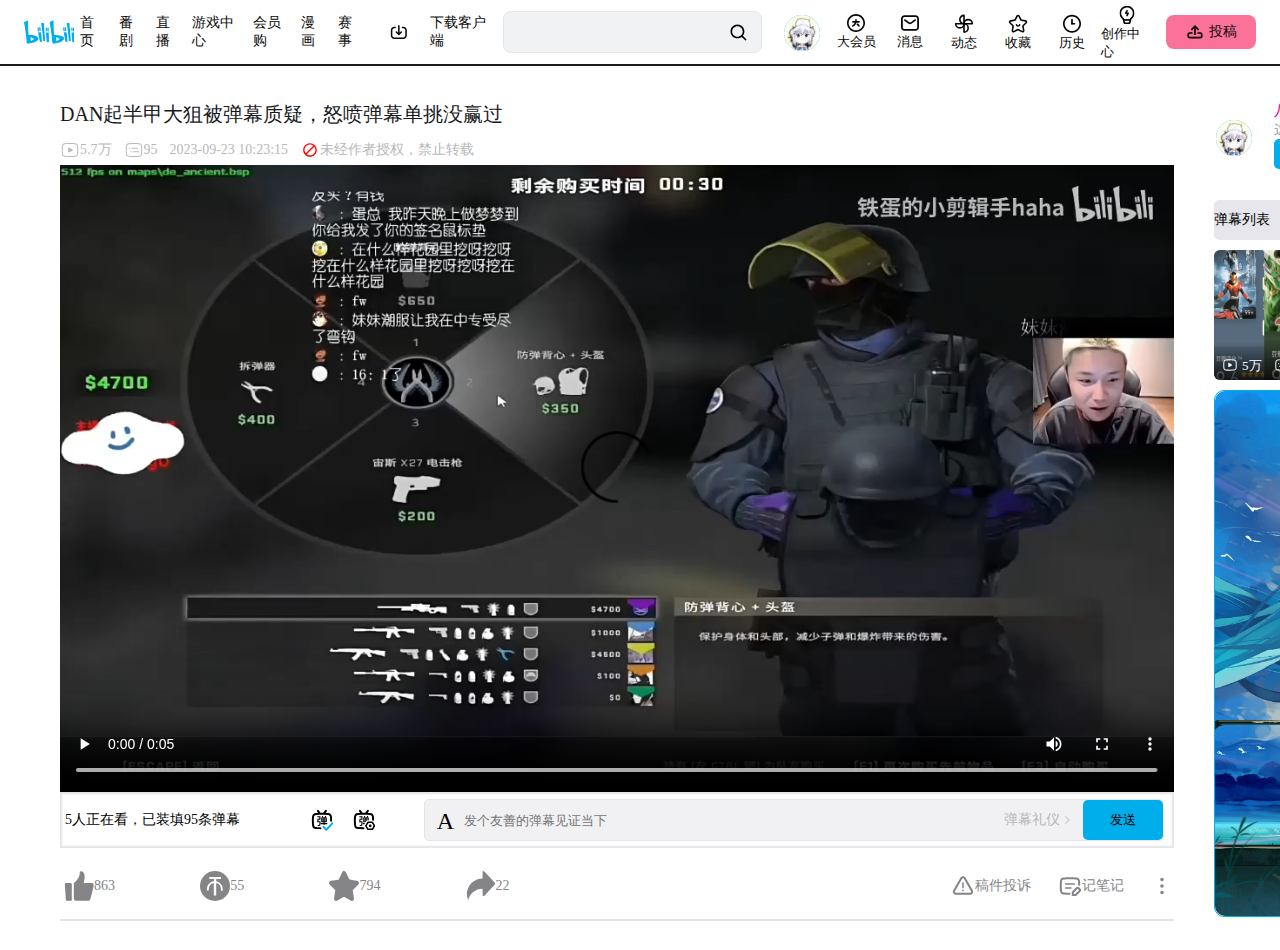
<file: work/video4.html>
<!DOCTYPE html>
<html lang="en">
<head>
    <meta charset="UTF-8">
    <meta http-equiv="X-UA-Compatible" content="IE=edge">
    <meta name="viewport" content="width=device-width, initial-scale=1.0">
    <title>DAN起半甲大狙被弹幕质疑，怒喷弹幕单挑没赢过</title>
    <link rel="icon" href="./icon/favicon.ico">
    <link rel="stylesheet" href="./css/video2.css">
    <link rel="stylesheet" href="./css/base.css">
</head>
<body>
     <!-- 头部 -->
     <div class="large-header">
        <!-- 导航 -->
        <div class="bili-nav">
            <!-- 左侧入口 -->
            <ul class="left-entry">
               <li>
                <a href="#" class="entry-title">
                    <svg t="1626764977164" viewBox="0 0 2240 1024" version="1.1" xmlns="http://www.w3.org/2000/svg" p-id="4404" xmlns:xlink="http://www.w3.org/1999/xlink" width="140" height="64" class="mini-header__logo"><path d="M2079.810048 913.566175c-10.01309 0-18.554608 0.799768-26.936172-0.159954-16.987063-1.951433-33.974126-1.567544-50.99318-2.079395-10.972811-0.287916-10.652904-0.287916-11.580634-10.90883-2.71921-32.406582-5.694345-64.781173-8.605499-97.155764-2.527266-28.439735-4.926568-56.91146-7.70976-85.319204-2.527266-26.040432-5.566382-52.016883-8.317583-78.025324-2.623238-24.440897-5.054531-48.913784-7.77374-73.322691a12681.114551 12681.114551 0 0 0-10.684895-92.133223c-3.295042-27.128116-6.558094-54.320213-10.205034-81.416339a20559.272961 20559.272961 0 0 0-17.530905-125.979387c-6.398141-44.723002-14.075909-89.22207-22.105576-133.657156-1.439582-7.965685-1.247637-8.253601 6.36615-9.533229 31.670796-5.406429 63.501545-10.01309 95.716183-9.309295 3.486987 0.095972 7.005964 0.159954 10.460959 0.607823 5.662354 0.703795 8.605499 3.454996 8.925406 10.045081 1.119675 22.969325 2.71921 45.938649 4.414717 68.875983 2.71921 37.589076 5.662354 75.178151 8.477537 112.735236 1.791479 24.184971 3.327033 48.305961 5.150503 72.426951 2.911154 38.772732 5.982261 77.513473 8.925406 116.286205 1.791479 23.705111 3.359024 47.474203 5.182494 71.179313 2.783191 34.805885 5.822308 69.579778 8.637489 104.353672 1.791479 22.137566 3.391014 44.307123 5.278466 66.44469 2.783191 32.79047 5.790317 65.580941 8.63749 98.371411 2.143377 25.592562 4.09481 51.249106 6.270178 77.673426zM853.670395 114.918282c4.638652 0 11.644616-0.511851 18.554607 0.127963 8.797443 0.799768 10.49295 3.071107 11.036793 11.900541 2.527266 40.372267 4.894578 80.776524 7.581796 121.180782 2.943145 43.571337 6.174206 87.078693 9.405267 130.586048 2.975135 39.956388 5.950271 79.912775 9.149341 119.869163 3.486987 43.891244 7.357862 87.718507 10.876839 131.609751 2.655228 33.622229 4.926568 67.244457 7.677768 100.898677 2.623238 31.222926 5.694345 62.38187 8.509527 93.572805 2.399303 26.8402 4.830596 53.71239 7.165918 80.58458 0.735786 8.509527 0.127963 9.053369-9.053369 8.829434-24.025018-0.575833-47.922073-3.391014-71.947091-2.71921-5.502401 0.159954-7.101936-2.367312-8.029666-7.581796-1.983424-11.356699-1.663517-22.905343-2.879163-34.390006-3.295042-30.359177-5.182494-60.846317-7.965685-91.269474-2.495275-27.639967-5.502401-55.215953-8.349574-82.82393-2.527266-25.240664-5.02254-50.481329-7.709759-75.753984-2.687219-24.792795-5.534392-49.61758-8.349573-74.442365-2.591247-22.841362-5.118512-45.682723-7.869713-68.524085-4.062819-33.462275-8.093648-66.92455-12.508365-100.322844-4.062819-30.647093-8.66948-61.198214-12.988225-91.813317-5.886289-41.587914-12.508365-83.079855-19.834236-124.411842a1393.96288 1393.96288 0 0 0-5.310457-28.023856c-0.959721-4.702633-0.095972-7.421843 5.278466-8.157629 14.139891-1.887451 28.24779-4.830596 42.451663-6.206196 14.203872-1.311619 28.407744-3.966847 45.106891-2.71921z m1006.075609 403.33878c27.064134 0 27.703949 0.191944 32.054684 24.536869 5.342447 30.03927 9.08536 60.334465 12.636328 90.62966 3.742912 32.278619 7.517815 64.557238 10.972811 96.867848 2.783191 26.008441 5.118512 52.080864 7.74175 78.089305 2.7512 27.256079 5.662354 54.416185 8.509527 81.640274 1.567544 15.387528 3.039117 30.775056 4.798605 46.130593 0.511851 4.446708-0.831758 6.81402-5.214485 7.325871-9.245313 1.055693-18.426645 2.27134-27.639967 3.263052-16.891091 1.82347-33.814173 3.614949-50.737254 5.182493-8.733462 0.799768-9.309294 0.319907-10.940821-8.125638-14.843686-76.617733-29.719363-153.171485-44.435086-229.821208-9.789155-50.961189-19.322384-101.95437-28.919595-152.915559a805.525894 805.525894 0 0 1-3.582959-21.081873c-0.639814-4.030829 0.44787-6.622075 5.022541-7.70976 30.48714-7.133927 61.294186-12.636328 89.733921-14.011927z m-1137.077537 0c28.951586 0 28.823623 0.095972 33.302322 26.360339 6.909992 40.660183 11.804569 81.544301 16.187295 122.556382 4.286754 39.796434 8.957397 79.560878 13.148179 119.357311 2.847173 27.224088 5.086522 54.512157 7.74175 81.704255 1.887451 19.354375 4.126801 38.644769 6.174206 57.967153 0.255926 2.367312 0.383888 4.734624 0.543842 7.133927 0.415879 9.469248 0 10.237025-9.117351 11.164755-18.074747 1.887451-36.181485 3.454996-54.256232 5.246476-6.558094 0.639814-13.084197 1.599535-19.57831 2.239349-8.63749 0.799768-8.925406 0.767777-10.620913-7.965685-6.078234-30.679084-11.964523-61.422149-17.914793-92.101233-14.267853-73.898523-28.69566-147.733065-42.867542-221.631589-5.662354-29.559409-10.524941-59.246781-16.091323-88.838181-1.023702-5.406429-0.255926-7.933694 5.342447-9.245313 30.199223-7.037955 60.590391-12.540355 88.006423-13.947946z m382.128944 309.861946v124.027954c0 1.183656-0.127963 2.399303 0.03199 3.582959 0.607823 6.014252-1.599535 8.66948-7.805731 8.413555-8.157629-0.351898-16.251277-0.127963-24.408906 0.063981-17.019054 0.319907-34.070098-0.351898-51.057162 1.599535-9.405267 1.087684-9.213322 0.511851-10.141052-9.405266-2.783191-31.222926-5.822308-62.413861-8.669481-93.636787-2.623238-28.823623-4.99055-57.711228-7.677768-86.534851-2.71921-29.655381-5.758326-59.214791-8.509527-88.838181-1.887451-19.770254-3.550968-39.508518-5.214485-59.278772-2.175368-25.720525-4.190782-51.409059-6.462122-77.129585-0.959721-10.844848-0.159954-12.380402 10.588923-13.500076a531.877423 531.877423 0 0 1 83.527724-2.591247c6.941982 0.383888 13.851974 1.727498 20.570022 3.359024 8.477536 2.015414 9.405267 3.263052 9.853137 12.124476 0.92773 17.850812 1.855461 35.701624 2.335321 53.584427 0.543842 19.866226 0.095972 39.764443 0.831758 59.63067 1.855461 54.800074 1.567544 109.664129 2.207359 164.528184z m1134.806197 5.630364v117.437869c0 1.983424-0.063981 3.966847 0.03199 5.982262 0.415879 5.150503-1.983424 6.973973-6.878001 6.941982-12.028504-0.095972-24.025018 0-36.021531 0.159954-13.564058 0.127963-27.096125 0.063981-40.628192 1.535553-8.925406 1.023702-8.989387 0.351898-9.789155-8.509527-3.678931-40.660183-7.549806-81.320366-11.260728-122.04453-3.391014-37.525094-6.526103-75.082179-9.981099-112.639265-3.550968-38.740741-7.421843-77.38551-10.90883-116.09426-1.727498-19.386366-3.16708-38.772732-4.606661-58.159097-0.575833-8.445546 0.351898-9.949109 9.885127-10.716886 16.571184-1.311619 33.078387-3.550968 49.777534-3.263051 16.635165 0.319907 33.302322-0.607823 49.841515 2.559256 14.011928 2.687219 14.715723 3.486987 15.547481 18.458635 2.399303 44.051198 1.663517 88.230358 3.231061 132.281556 1.599535 46.89837 0.479861 93.79674 1.759489 146.069549zM1831.498213 305.135c9.789155 0.575833 17.498914 0.095972 25.176683 1.791479 4.894578 1.119675 7.357862 3.327033 7.837723 8.573509 2.303331 25.240664 4.798605 50.51332 7.32587 75.785975 2.015414 20.50604 4.158791 41.012081 6.238188 61.518121l0.191944 1.183656c1.663517 12.924244 1.279628 13.276142-11.292718 13.979937-11.196746 0.607823-22.361501 1.599535-33.558247 2.27134-7.357862 0.44787-9.693183 1.695507-10.90883-9.021378-4.190782-37.813011-9.053369-75.530049-13.692021-113.311069a1185.0316 1185.0316 0 0 0-4.286754-31.798759c-0.92773-5.982261 1.407591-9.277304 7.005964-9.757164 7.357862-0.671805 14.715723-0.863749 19.962198-1.215647z m-1133.398606 0.159954c7.549806 0.415879 15.323547-0.159954 22.937334 1.599535 4.350736 0.991712 6.558094 2.815182 6.973973 7.773741 0.92773 11.83656 2.7512 23.641129 3.870875 35.477689 3.550968 36.309448 6.909992 72.650886 10.237025 108.992324 0.703795 7.901704 0.543842 8.061657-6.84601 8.605499-13.116188 0.959721-26.264367 1.919442-39.412546 2.463284-7.645778 0.351898-8.605499-0.575833-9.56522-8.381564-3.327033-26.744227-6.462122-53.520446-9.661192-80.296664-2.591247-22.073585-4.766615-44.14717-7.901704-66.156773-0.863749-6.078234 1.119675-7.74175 5.982262-8.733462 7.709759-1.567544 15.451509-1.055693 23.385203-1.343609z m399.147998 100.002936c0 23.001315 0.063981 45.97064-0.031991 69.003946 0 10.332997-0.127963 10.396978-10.396978 10.269016a324.289753 324.289753 0 0 1-36.981252-1.919443c-7.933694-0.991712-8.093648-0.735786-8.317583-9.149341-0.799768-28.119828-1.631526-56.239655-2.207359-84.359483-0.415879-19.034468-0.639814-38.004955-1.791479-57.039422-0.607823-9.821146-0.063981-9.917118 9.373276-10.045081 13.915956-0.159954 27.799921 0.479861 41.619904 2.591247 8.317583 1.279628 8.701471 1.279628 8.733462 10.49295 0.063981 23.385204 0.063981 46.770407 0.063981 70.187602h-0.063981z m1135.38203 0.607824c0 23.033306 0.063981 46.034621-0.031991 69.035936 0 9.661192-0.159954 9.725174-9.853137 9.661192a505.32514 505.32514 0 0 1-38.132917-1.791479c-6.302168-0.479861-8.157629-3.135089-7.74175-8.861425 0.063981-0.799768 0-1.599535 0-2.399302-0.959721-44.403095-1.919442-88.7742-2.815182-133.177296-0.031991-2.367312-0.159954-4.734624-0.063982-7.133926 0.127963-8.957397 0.159954-9.181332 9.149341-9.117351 12.380402 0.063981 24.664832 0.703795 37.013243 1.919442 15.067621 1.503563 12.412393 3.359024 12.476375 15.259566 0.063981 22.169557 0.031991 44.403095 0 66.604643z m-1565.593 54.000306c0.287916 12.636328 0.287916 12.604337-11.804569 15.547481-8.221611 2.015414-16.443221 4.222773-24.728813 6.046243-7.069945 1.599535-8.317583 0.703795-9.53323-6.238187-8.445546-47.090314-16.8591-94.212619-25.240664-141.334924-1.695507-9.757164-1.247637-10.364988 8.349573-12.060495 11.804569-2.079396 23.577148-4.126801 35.381717-5.950271 7.517815-1.183656 8.477536-0.767777 9.9811 7.517815 2.975135 16.731138 5.790317 33.526256 7.997675 50.385357 3.423005 26.680246 6.238187 53.456464 9.309295 80.168701 0.255926 1.951433 0.191944 3.966847 0.287916 5.91828z m1064.138735-136.696273c15.451509-2.527266 31.030982-5.086522 46.610454-7.549806 5.598373-0.863749 7.29388 2.655228 8.029666 7.645778 2.655228 18.426645 5.982261 36.725327 8.157629 55.183962 3.19907 26.744227 7.581797 53.360492 8.413555 80.328655 0.063981 2.7512 0.031991 5.566382 0.095972 8.317583 0.159954 4.286754-1.983424 6.494113-5.950271 7.421843-10.556932 2.367312-21.113864 4.734624-31.638805 7.261889-5.054531 1.215647-6.750038-0.92773-7.581796-5.854298-3.16708-18.746552-6.81402-37.397131-10.045081-56.079702-5.47041-30.775056-10.780867-61.582103-16.091323-92.38915-0.127963-1.119675 0-2.303331 0-4.286754z m-710.64147 108.032603c-0.44787 16.37924 0.543842 30.647093-1.695507 44.914947-0.671805 4.510689-1.983424 7.421843-6.846011 7.837722-10.428969 0.863749-20.825947 1.695507-31.190935 2.7512-5.02254 0.543842-6.430131-1.631526-7.261889-6.558094-2.335321-14.55577-1.919442-29.303484-3.327033-43.923234-2.655228-27.607976-3.774903-55.407897-5.566383-83.111846-0.44787-6.750038-1.119675-13.436095-1.663516-20.186134-0.287916-3.774903 1.215647-5.886289 5.246475-6.046242 13.500077-0.543842 26.936172-3.007126 40.50023-2.527266 7.933694 0.287916 8.605499 0.799768 9.181331 8.797443 0.351898 5.534392 0.255926 11.132765 0.383889 16.699147l2.239349 81.352357z m1134.902169-15.867388c0 19.066459 0.223935 38.132918-0.031991 57.199376-0.159954 9.917118-1.279628 10.780867-10.652904 11.644616-9.277304 0.863749-18.490626 1.567544-27.735939 2.559256-5.214485 0.543842-7.645778-0.991712-7.965685-6.973973-1.34361-25.336637-3.16708-50.673273-4.926568-75.977919-1.3756-20.985901-2.943145-41.939811-4.414717-62.893722-0.159954-2.399303-0.031991-4.798605-0.191944-7.165917-0.223935-4.190782 1.055693-6.654066 5.758326-6.81402 13.116188-0.44787 26.136404-2.975135 39.348564-2.495274 8.061657 0.287916 8.18962 0.415879 8.797444 8.797443 1.951433 27.32006 2.143377 54.704102 2.015414 82.120134zM628.295894 756.171918c16.571184 18.234701 17.402942 39.828425 11.932532 62.413861-5.502401 22.585436-18.042756 41.204025-33.23834 57.903171-25.49659 27.895893-56.303637 48.497905-89.062116 65.99682-56.399609 30.135242-116.190232 50.161422-178.572103 61.997982-44.882956 8.477536-90.053828 15.00364-135.704561 17.498914-13.915956 0.767777-27.799921 1.407591-41.715876 1.311619-10.077071 0-20.186133 0.287916-30.231214-0.063981-8.541518-0.319907-9.789155-1.791479-10.49295-10.716886-2.591247-32.022693-4.798605-64.077378-7.645778-96.100071-3.327033-37.109215-7.229899-74.18644-10.812858-111.295654-2.623238-26.8402-4.894578-53.744381-7.773741-80.520599-3.327033-31.542833-7.069945-63.021684-10.716885-94.564517-3.327033-29.111539-6.526103-58.28706-10.045081-87.430591-3.934856-32.278619-7.997676-64.493257-12.31642-96.707894a8228.968456 8228.968456 0 0 0-13.212161-92.996973 5984.500754 5984.500754 0 0 0-24.312934-152.627642 3243.825263 3243.825263 0 0 0-23.67312-123.740038c-1.151665-5.502401 0.511851-7.709759 5.342448-9.725174C52.335283 47.609843 98.465876 28.063524 144.724432 8.77313c8.605499-3.582959 17.434933-6.590085 26.584274-8.285592 6.334159-1.183656 7.965685 0.127963 7.773741 6.494113-0.479861 16.283268 0.191944 32.630517-1.407591 48.849803a161.393095 161.393095 0 0 0-0.639814 13.084197c-0.735786 58.383032-1.439582 116.798056 0.095972 175.213079 1.34361 51.185124 4.030829 102.338258 7.005964 153.491392 2.335321 40.372267 5.694345 80.744534 9.149341 121.052819 3.391014 39.508518 7.517815 78.953054 11.38869 118.461572 0.735786 7.517815 1.407591 8.221611 9.949108 7.069945a381.329176 381.329176 0 0 1 50.833227-4.190782c52.880632-0.127963 104.897514 7.133927 156.338564 19.322384 45.010919 10.684895 88.806191 24.920757 130.777993 44.818975 20.793957 9.853136 40.692174 21.241827 58.830902 35.701624 6.174206 4.862587 11.676606 10.46096 16.891091 16.315259z m1126.840512-9.597211c20.47405 17.946784 27.927883 39.924397 22.105576 67.116494-4.830596 22.425483-15.771416 41.268006-30.359177 58.127107-23.417194 27.096125-51.856929 47.698138-82.631985 64.909136-60.334465 33.782182-124.603787 55.727804-192.168151 68.396122a1151.089465 1151.089465 0 0 1-111.455609 15.547481c-21.177845 1.82347-42.451662 4.09481-66.220754 2.623238h-27.76793c-5.406429 0-8.477536-1.695507-8.925406-8.125638-2.047405-28.087837-4.414717-56.143683-6.941983-84.19953-2.687219-29.623391-5.662354-59.246781-8.477536-88.870172-2.559256-27.224088-4.926568-54.512157-7.709759-81.736245-2.559256-25.656544-5.502401-51.249106-8.285592-76.873659-2.591247-24.057008-5.086522-48.114017-7.933695-72.139035-3.423005-29.111539-7.037955-58.223079-10.652904-87.334618-3.391014-27.160107-6.750038-54.288222-10.364987-81.416338a6133.577429 6133.577429 0 0 0-12.156467-87.142675c-5.694345-37.653057-11.804569-75.178151-17.818822-112.767227a3259.14881 3259.14881 0 0 0-29.111539-158.993792c-0.44787-2.335321-0.671805-4.734624-1.3756-7.005964-1.663517-5.118512-0.063981-7.837722 4.958559-9.821146C1191.012355 47.641834 1238.61452 24.448575 1288.2321 6.149893c6.494113-2.431293 13.052207-5.150503 20.058171-5.854299 6.302168-0.639814 7.901704 0.383888 7.29388 7.101936-3.327033 36.43741-1.407591 73.066765-3.135089 109.536166-1.407591 29.751354-1.247637 59.598679 0.255926 89.382023 0.351898 7.549806 0.639814 15.131602 0.575832 22.649418-0.383888 35.765606 1.503563 71.499221 3.327033 107.200845 2.335321 47.186286 5.758326 94.276601 9.245313 141.398906 2.527266 34.006117 5.822308 67.948253 9.021379 101.922379 1.695507 18.586598 3.518977 37.141206 5.822308 55.631832 1.247637 10.205034 1.759489 10.301006 11.772578 8.957396 17.658868-2.399303 35.349726-4.350736 53.200539-4.09481 62.637796 0.799768 124.027954 10.684895 184.266447 27.863902 40.788146 11.580634 80.488608 26.040432 117.981712 46.290547a253.55831 253.55831 0 0 1 47.218277 32.438573zM308.676783 922.811488c23.161269-11.068783 135.608589-98.947243 144.533995-113.279078-54.576139-23.513166-109.344222-45.362816-168.239105-63.24562l23.70511 176.524698z m1277.196815-107.520752c2.879163-3.103098 2.559256-5.502401-1.343609-7.229899-7.773741-3.550968-15.4835-7.325871-23.353213-10.556932-42.003793-17.179007-84.19953-33.814173-127.482951-47.37823-3.774903-1.151665-7.645778-3.774903-12.476374-1.535554l23.321222 173.45359c3.454996 0.767777 4.798605-0.831758 6.33416-1.919442 39.316574-28.855614 78.889073-57.35933 116.638102-88.390312 6.36615-5.182494 12.668318-10.396978 18.362663-16.443221z" fill="var(--brand_blue)" p-id="4405"></path></svg>
                    <span>首页</span></a>
            </li>
               <li><a href="#" class="entry-title"><span>番剧</span></a></li>
               <li><a href="#" class="entry-title"><span>直播</span></a></li>
               <li><a href="#" class="entry-title"><span>游戏中心</span></a></li>
               <li><a href="#" class="entry-title"><span>会员购</span></a></li>
               <li><a href="#" class="entry-title"><span>漫画</span></a></li>
               <li><a href="#" class="entry-title"><span>赛事</span></a></li>
               <li>
                <a href="#" class="entry-title">
                    <svg width="16" height="16" viewBox="0 0 16 16" fill="none" xmlns="http://www.w3.org/2000/svg"><path d="M7.23181 8.65895V1.75796C7.23181 1.33935 7.57582 1 8.00018 1C8.42453 1 8.76854 1.33935 8.76854 1.75796V8.67097L9.98589 7.47009C10.286 7.17409 10.7725 7.17409 11.0725 7.47009C11.3726 7.7661 11.3726 8.24601 11.0725 8.54201L8.54958 11.0308C8.24952 11.3268 7.76302 11.3268 7.46295 11.0308L4.94002 8.54201C4.63995 8.24601 4.63995 7.7661 4.94002 7.47009C5.24008 7.17409 5.72658 7.17409 6.02665 7.47009L7.23181 8.65895Z" fill="currentColor"></path><path d="M3.48023 4.29936C2.40686 4.29936 1.53672 5.15772 1.53672 6.21656V11.5669C1.53672 12.6257 2.40686 13.4841 3.48023 13.4841H12.5198C13.5931 13.4841 14.4633 12.6257 14.4633 11.5669V6.21656C14.4633 5.15772 13.5931 4.29936 12.5198 4.29936H11.6158C11.1915 4.29936 10.8475 3.96001 10.8475 3.5414C10.8475 3.12279 11.1915 2.78344 11.6158 2.78344H12.5198C14.4418 2.78344 16 4.3205 16 6.21656V11.5669C16 13.4629 14.4418 15 12.5198 15H3.48023C1.55815 15 0 13.4629 0 11.5669V6.21656C0 4.3205 1.55815 2.78344 3.48023 2.78344H4.38418C4.80853 2.78344 5.15254 3.12279 5.15254 3.5414C5.15254 3.96001 4.80853 4.29936 4.38418 4.29936H3.48023Z" fill="currentColor"></path></svg>
                    <span>下载客户端</span></a></li>
           </ul>
          <div class="center-search-container">
            <!-- 左侧输入框 -->
             <div class="nav-search-content">
               <input type="text" class="nav-search-input">
             </div>
           <!-- 右侧搜索按钮 -->
            <div class="nav-search-button">
               <svg width="17" height="17" viewBox="0 0 17 17" fill="none" xmlns="http://www.w3.org/2000/svg"><path fill-rule="evenodd" clip-rule="evenodd" d="M16.3451 15.2003C16.6377 15.4915 16.4752 15.772 16.1934 16.0632C16.15 16.1279 16.0958 16.1818 16.0525 16.2249C15.7707 16.473 15.4456 16.624 15.1854 16.3652L11.6848 12.8815C10.4709 13.8198 8.97529 14.3267 7.44714 14.3267C3.62134 14.3267 0.5 11.2314 0.5 7.41337C0.5 3.60616 3.6105 0.5 7.44714 0.5C11.2729 0.5 14.3943 3.59538 14.3943 7.41337C14.3943 8.98802 13.8524 10.5087 12.8661 11.7383L16.3451 15.2003ZM2.13647 7.4026C2.13647 10.3146 4.52083 12.6766 7.43624 12.6766C10.3517 12.6766 12.736 10.3146 12.736 7.4026C12.736 4.49058 10.3517 2.1286 7.43624 2.1286C4.50999 2.1286 2.13647 4.50136 2.13647 7.4026Z" fill="currentColor"></path></svg>
            </div>
           </div>
           <!-- 右侧入口 -->
           <ul class="right-entry">
                <li class="header-avatar">
                   <a href="/">
                    <img src="./img/touxiang.jpg" alt="" class="touxiang">
                   </a>
                </li>
                <li class="right-entry-item">
                    <a href="/">
                        <svg width="20" height="20" viewBox="0 0 20 20" fill="none" xmlns="http://www.w3.org/2000/svg"><path fill-rule="evenodd" clip-rule="evenodd" d="M10 1C5.02955 1 1 5.02955 1 10C1 14.9705 5.02955 19 10 19C14.9705 19 19 14.9705 19 10C19 5.02955 14.9705 1 10 1ZM10.0006 2.63614C14.0612 2.63614 17.3642 5.93996 17.3642 9.99977C17.3642 14.0604 14.0612 17.3634 10.0006 17.3634C5.93996 17.3634 2.63696 14.0604 2.63696 9.99977C2.63696 5.93996 5.93996 2.63614 10.0006 2.63614Z" fill="currentColor"></path><path d="M13.1381 8.05573V8.05331H10.7706C10.7859 7.8643 10.7948 7.67286 10.7948 7.47981C10.7948 7.26414 10.7843 7.05008 10.7649 6.83926C10.7658 6.82552 10.7674 6.81179 10.7674 6.79725V6.79483C10.7674 6.35541 10.4111 6 9.97254 6C9.53312 6 9.17771 6.35622 9.17771 6.79483V6.79725C9.17771 6.85137 9.18336 6.90468 9.19386 6.95557L9.18255 6.95719C9.19871 7.12924 9.20759 7.30291 9.20759 7.479C9.20759 7.67286 9.19709 7.8643 9.17771 8.0525H6.74313V8.05573C6.32876 8.08239 6 8.42649 6 8.84814V8.85057C6 9.28998 6.33683 9.64216 6.77544 9.64216C6.80937 9.64216 6.8441 9.64378 6.89903 9.64297L8.7601 9.63893C8.28837 10.7294 7.47011 11.6341 6.44507 12.2149C6.44023 12.2173 6.43619 12.2197 6.43134 12.2229C6.42003 12.2294 6.40953 12.2359 6.39822 12.2423L6.39903 12.2431C6.17528 12.3837 6.02585 12.6325 6.02585 12.916V12.9184C6.02585 13.3578 6.38207 13.7132 6.82068 13.7132C6.99111 13.7132 7.14782 13.6591 7.27706 13.5687C8.7706 12.706 9.9168 11.3094 10.4556 9.64055H13.0105C13.0517 9.64136 13.1131 9.63893 13.1131 9.63893C13.5905 9.62924 13.9039 9.2916 13.9039 8.85299V8.85057C13.9047 8.42003 13.5638 8.07108 13.1381 8.05573Z" fill="currentColor"></path><path d="M13.7731 12.5388C13.7715 12.5356 13.7691 12.5331 13.7674 12.5307C13.74 12.4814 13.7077 12.4362 13.6713 12.3942C13.1584 11.6672 12.513 11.0412 11.7674 10.5541L11.7666 10.555C11.6366 10.4613 11.4766 10.4055 11.3046 10.4055C10.8652 10.4055 10.5098 10.7617 10.5098 11.2003V11.2028C10.5098 11.5033 10.677 11.765 10.9233 11.8999C11.5615 12.3215 12.0825 12.8045 12.4944 13.4499L12.5372 13.5041C12.6786 13.6333 12.866 13.7133 13.0728 13.7133C13.5122 13.7133 13.8676 13.3571 13.8676 12.9184V12.916C13.8668 12.7795 13.8329 12.6511 13.7731 12.5388Z" fill="currentColor"></path></svg>
                        <span>大会员</span>
                    </a>
                </li>
                <li class="right-entry-item">
                    <a href="/">
                        <svg width="20" height="20" viewBox="0 0 20 20" fill="none" xmlns="http://www.w3.org/2000/svg"><path d="M15.435 17.7717H4.567C2.60143 17.7717 1 16.1723 1 14.2047V5.76702C1 3.80144 2.59942 2.20001 4.567 2.20001H15.433C17.3986 2.20001 19 3.79943 19 5.76702V14.2047C19.002 16.1703 17.4006 17.7717 15.435 17.7717ZM4.567 4.00062C3.59327 4.00062 2.8006 4.79328 2.8006 5.76702V14.2047C2.8006 15.1784 3.59327 15.9711 4.567 15.9711H15.433C16.4067 15.9711 17.1994 15.1784 17.1994 14.2047V5.76702C17.1994 4.79328 16.4067 4.00062 15.433 4.00062H4.567Z" fill="currentColor"></path><path d="M9.99943 11.2C9.51188 11.2 9.02238 11.0667 8.59748 10.8019L8.5407 10.7635L4.3329 7.65675C3.95304 7.37731 3.88842 6.86226 4.18996 6.50976C4.48954 6.15544 5.0417 6.09699 5.4196 6.37643L9.59412 9.45943C9.84279 9.60189 10.1561 9.60189 10.4067 9.45943L14.5812 6.37643C14.9591 6.09699 15.5113 6.15544 15.8109 6.50976C16.1104 6.86409 16.0478 7.37731 15.6679 7.65675L11.4014 10.8019C10.9765 11.0667 10.487 11.2 9.99943 11.2Z" fill="currentColor"></path></svg>
                        <span>消息</span>
                    </a>
                </li>
                <li class="right-entry-item">
                    <a href="/">
                        <svg width="20" height="21" viewBox="0 0 20 21" fill="none" xmlns="http://www.w3.org/2000/svg"><g clip-path="url(#clip0)"><path d="M10 10.743C7.69883 10.743 5.83333 8.87747 5.83333 6.5763C5.83333 4.27512 7.69883 2.40964 10 2.40964V10.743Z" stroke="currentColor" stroke-width="1.6" stroke-linejoin="round"></path><path d="M10 10.743C10 13.0441 8.1345 14.9096 5.83333 14.9096C3.53217 14.9096 1.66667 13.0441 1.66667 10.743H10Z" stroke="currentColor" stroke-width="1.6" stroke-linejoin="round"></path><path d="M10 10.743C10 8.44182 11.8655 6.57632 14.1667 6.57632C16.4679 6.57632 18.3333 8.44182 18.3333 10.743H10Z" stroke="currentColor" stroke-width="1.6" stroke-linejoin="round"></path><path d="M9.99999 10.743C12.3012 10.743 14.1667 12.6085 14.1667 14.9096C14.1667 17.2108 12.3012 19.0763 9.99999 19.0763V10.743Z" stroke="currentColor" stroke-width="1.6" stroke-linejoin="round"></path></g><defs><clipPath id="clip0"><rect width="20" height="20" fill="currentColor" transform="matrix(-1 0 0 1 20 0.742981)"></rect></clipPath></defs></svg>
                        <span>动态</span>
                    </a>
                </li>
                <li class="right-entry-item">
                    <a href="/">
                        <svg width="20" height="21" viewBox="0 0 20 21" fill="none" xmlns="http://www.w3.org/2000/svg"><path fill-rule="evenodd" clip-rule="evenodd" d="M11.0505 3.16759L12.7915 6.69573C12.954 7.02647 13.2702 7.25612 13.6349 7.30949L17.5294 7.87474C18.448 8.00817 18.8159 9.13785 18.1504 9.78639L15.3331 12.5334C15.0686 12.7905 14.9481 13.1609 15.0104 13.5256L15.6759 17.4031C15.8328 18.3184 14.8721 19.0171 14.0497 18.5845L10.5661 16.7537C10.2402 16.5823 9.85042 16.5823 9.52373 16.7537L6.04087 18.5845C5.21848 19.0171 4.2578 18.3184 4.41468 17.4031L5.07939 13.5256C5.14166 13.1609 5.02198 12.7905 4.75755 12.5334L1.9394 9.78639C1.27469 9.13785 1.64182 8.00817 2.56126 7.87474L6.4549 7.30949C6.82041 7.25612 7.13578 7.02647 7.29832 6.69573L9.04015 3.16759C9.45095 2.33468 10.6389 2.33468 11.0505 3.16759Z" stroke="currentColor" stroke-width="1.6" stroke-linecap="round" stroke-linejoin="round"></path><path d="M11.603 11.8739C11.413 12.5556 10.7871 13.0554 10.0447 13.0554C9.29592 13.0554 8.66679 12.5467 8.48242 11.8569" stroke="currentColor" stroke-width="1.6" stroke-linecap="round" stroke-linejoin="round"></path></svg>
                        <span>收藏</span>
                    </a>
                </li>
                <li class="right-entry-item">
                    <a href="/">
                        <svg width="20" height="21" viewBox="0 0 20 21" fill="none" xmlns="http://www.w3.org/2000/svg"><path fill-rule="evenodd" clip-rule="evenodd" d="M10 1.74286C5.02955 1.74286 1 5.7724 1 10.7429C1 15.7133 5.02955 19.7429 10 19.7429C14.9705 19.7429 19 15.7133 19 10.7429C19 5.7724 14.9705 1.74286 10 1.74286ZM10.0006 3.379C14.0612 3.379 17.3642 6.68282 17.3642 10.7426C17.3642 14.8033 14.0612 18.1063 10.0006 18.1063C5.93996 18.1063 2.63696 14.8033 2.63696 10.7426C2.63696 6.68282 5.93996 3.379 10.0006 3.379Z" fill="currentColor"></path><path d="M9.99985 6.6521V10.743" stroke="currentColor" stroke-width="1.7" stroke-linecap="round"></path><path d="M12.4545 10.7427H10" stroke="currentColor" stroke-width="1.7" stroke-linecap="round"></path></svg>
                        <span>历史</span>
                    </a>
                </li>
                <li class="right-entry-item">
                    <a href="/">
                        <svg width="20" height="21" viewBox="0 0 20 21" fill="none" xmlns="http://www.w3.org/2000/svg"><mask id="mask0" mask-type="alpha" maskUnits="userSpaceOnUse" x="2" y="1" width="16" height="20"><path fill-rule="evenodd" clip-rule="evenodd" d="M2.5 1.74286H17.5V20.0762H2.5V1.74286Z" fill="currentColor"></path></mask><g mask="url(#mask0)"><path fill-rule="evenodd" clip-rule="evenodd" d="M9.99999 1.74286C9.92916 1.74286 9.85916 1.74369 9.78833 1.74536C5.85416 1.85453 2.58416 5.14869 2.50166 9.08286C2.44999 11.5404 3.58666 13.7304 5.36999 15.1337C5.52166 15.2529 5.63166 15.4162 5.67333 15.6045L6.30416 18.447C6.51583 19.3987 7.36083 20.0762 8.33583 20.0762H11.6617C12.6383 20.0762 13.4842 19.3987 13.6958 18.4445L14.3275 15.602C14.3692 15.4154 14.4775 15.2537 14.6275 15.1354C16.3733 13.7629 17.5 11.637 17.5 9.24286C17.5 5.10036 14.1425 1.74286 9.99999 1.74286ZM10.0003 3.40939C13.2161 3.40939 15.8336 6.02606 15.8336 9.24273C15.8336 11.0386 15.0186 12.7086 13.5978 13.8252C13.1428 14.1827 12.8244 14.6852 12.7011 15.2402L12.0686 18.0827C12.0269 18.2752 11.8586 18.4094 11.6619 18.4094H8.33609C8.14109 18.4094 7.97359 18.2761 7.93192 18.0852L7.30025 15.2427C7.17609 14.6869 6.85775 14.1827 6.40109 13.8236C4.94359 12.6769 4.12942 10.9619 4.16859 9.11773C4.23192 6.05523 6.77442 3.49606 9.83442 3.41189C9.88942 3.41023 9.94525 3.40939 10.0003 3.40939Z" fill="currentColor"></path><path d="M10 6.81299L8.81253 9.18726H11.1875L9.99952 11.561" stroke="currentColor" stroke-width="1.6" stroke-linecap="round" stroke-linejoin="round"></path></g><path d="M6.66656 15.9095H13.3332" stroke="currentColor" stroke-width="1.7"></path></svg>
                        <span>创作中心</span>
                    </a>
                </li>
                <li>
                    <a href="/" class="upload">
                        <svg width="18" height="18" viewBox="0 0 18 18" fill="none" xmlns="http://www.w3.org/2000/svg"><path d="M12.0824 10H14.1412C15.0508 10 15.7882 10.7374 15.7882 11.6471V12.8824C15.7882 13.792 15.0508 14.5294 14.1412 14.5294H3.84707C2.93743 14.5294 2.20001 13.792 2.20001 12.8824V11.6471C2.20001 10.7374 2.93743 10 3.84707 10H5.90589" stroke="currentColor" stroke-width="1.7" stroke-linecap="round" stroke-linejoin="round"></path><path d="M8.99413 11.2353L8.99413 3.82353" stroke="currentColor" stroke-width="1.7" stroke-linecap="round" stroke-linejoin="round"></path><path d="M12.0823 6.29413L8.9941 3.20589L5.90587 6.29413" stroke="currentColor" stroke-width="1.7" stroke-linecap="round" stroke-linejoin="round"></path></svg>
                        <span>投稿</span>
                    </a>
                </li>
           </ul>
        </div>
     </div>
     <!-- 视频播放区 -->
     <div class="video">
        <h1 title="DAN起半甲大狙被弹幕质疑，怒喷弹幕单挑没赢过" class="biaoti">DAN起半甲大狙被弹幕质疑，怒喷弹幕单挑没赢过</h1>
        <div class="num" >
            <span class="information">
                <svg class="view-icon" style="width:20px;height:20px;" xmlns="http://www.w3.org/2000/svg" xmlns:xlink="http://www.w3.org/1999/xlink" viewBox="0 0 20 20" width="20" height="20"><path d="M10 4.040041666666666C7.897383333333334 4.040041666666666 6.061606666666667 4.147 4.765636666666667 4.252088333333334C3.806826666666667 4.32984 3.061106666666667 5.0637316666666665 2.9755000000000003 6.015921666666667C2.8803183333333333 7.074671666666667 2.791666666666667 8.471183333333332 2.791666666666667 9.998333333333333C2.791666666666667 11.525566666666668 2.8803183333333333 12.922083333333333 2.9755000000000003 13.9808C3.061106666666667 14.932983333333334 3.806826666666667 15.666916666666667 4.765636666666667 15.744683333333336C6.061611666666668 15.849716666666666 7.897383333333334 15.956666666666667 10 15.956666666666667C12.10285 15.956666666666667 13.93871666666667 15.849716666666666 15.234766666666667 15.74461666666667C16.193416666666668 15.66685 16.939000000000004 14.933216666666667 17.024583333333336 13.981216666666668C17.11975 12.922916666666667 17.208333333333332 11.526666666666666 17.208333333333332 9.998333333333333C17.208333333333332 8.470083333333333 17.11975 7.073818333333334 17.024583333333336 6.015513333333334C16.939000000000004 5.063538333333333 16.193416666666668 4.329865000000001 15.234766666666667 4.252118333333334C13.93871666666667 4.147016666666667 12.10285 4.040041666666666 10 4.040041666666666zM4.684808333333334 3.255365C6.001155 3.14862 7.864583333333334 3.0400416666666668 10 3.0400416666666668C12.13565 3.0400416666666668 13.999199999999998 3.148636666666667 15.315566666666667 3.2553900000000002C16.753416666666666 3.3720016666666672 17.890833333333333 4.483195 18.020583333333335 5.925965000000001C18.11766666666667 7.005906666666667 18.208333333333336 8.433 18.208333333333336 9.998333333333333C18.208333333333336 11.56375 18.11766666666667 12.990833333333335 18.020583333333335 14.0708C17.890833333333333 15.513533333333331 16.753416666666666 16.624733333333335 15.315566666666667 16.74138333333333C13.999199999999998 16.848116666666666 12.13565 16.95666666666667 10 16.95666666666667C7.864583333333334 16.95666666666667 6.001155 16.848116666666666 4.684808333333334 16.7414C3.2467266666666665 16.624750000000002 2.1092383333333338 15.513266666666667 1.9795200000000002 14.070383333333334C1.8823900000000002 12.990000000000002 1.7916666666666667 11.562683333333334 1.7916666666666667 9.998333333333333C1.7916666666666667 8.434066666666666 1.8823900000000002 7.00672 1.9795200000000002 5.926381666666667C2.1092383333333338 4.483463333333334 3.2467266666666665 3.371976666666667 4.684808333333334 3.255365z" fill="currentColor"></path><path d="M12.23275 9.1962C12.851516666666667 9.553483333333332 12.851516666666667 10.44665 12.232683333333332 10.803866666666666L9.57975 12.335600000000001C8.960983333333335 12.692816666666667 8.1875 12.246250000000002 8.187503333333334 11.531733333333333L8.187503333333334 8.4684C8.187503333333334 7.753871666666667 8.960983333333335 7.307296666666667 9.57975 7.66456L12.23275 9.1962z" fill="currentColor"></path></svg>
                <span> 5.7万</span>          
                <svg class="dm-icon" style="width:20px;height:20px;" xmlns="http://www.w3.org/2000/svg" xmlns:xlink="http://www.w3.org/1999/xlink" viewBox="0 0 20 20" width="20" height="20"><path d="M10 4.040041666666666C7.897383333333334 4.040041666666666 6.061606666666667 4.147 4.765636666666667 4.252088333333334C3.806826666666667 4.32984 3.061106666666667 5.0637316666666665 2.9755000000000003 6.015921666666667C2.8803183333333333 7.074671666666667 2.791666666666667 8.471183333333332 2.791666666666667 9.998333333333333C2.791666666666667 11.525566666666668 2.8803183333333333 12.922083333333333 2.9755000000000003 13.9808C3.061106666666667 14.932983333333334 3.806826666666667 15.666916666666667 4.765636666666667 15.744683333333336C6.061611666666668 15.849716666666666 7.897383333333334 15.956666666666667 10 15.956666666666667C12.10285 15.956666666666667 13.93871666666667 15.849716666666666 15.234766666666667 15.74461666666667C16.193416666666668 15.66685 16.939000000000004 14.933216666666667 17.024583333333336 13.981216666666668C17.11975 12.922916666666667 17.208333333333332 11.526666666666666 17.208333333333332 9.998333333333333C17.208333333333332 8.470083333333333 17.11975 7.073818333333334 17.024583333333336 6.015513333333334C16.939000000000004 5.063538333333333 16.193416666666668 4.329865000000001 15.234766666666667 4.252118333333334C13.93871666666667 4.147016666666667 12.10285 4.040041666666666 10 4.040041666666666zM4.684808333333334 3.255365C6.001155 3.14862 7.864583333333334 3.0400416666666668 10 3.0400416666666668C12.13565 3.0400416666666668 13.999199999999998 3.148636666666667 15.315566666666667 3.2553900000000002C16.753416666666666 3.3720016666666672 17.890833333333333 4.483195 18.020583333333335 5.925965000000001C18.11766666666667 7.005906666666667 18.208333333333336 8.433 18.208333333333336 9.998333333333333C18.208333333333336 11.56375 18.11766666666667 12.990833333333335 18.020583333333335 14.0708C17.890833333333333 15.513533333333331 16.753416666666666 16.624733333333335 15.315566666666667 16.74138333333333C13.999199999999998 16.848116666666666 12.13565 16.95666666666667 10 16.95666666666667C7.864583333333334 16.95666666666667 6.001155 16.848116666666666 4.684808333333334 16.7414C3.2467266666666665 16.624750000000002 2.1092383333333338 15.513266666666667 1.9795200000000002 14.070383333333334C1.8823900000000002 12.990000000000002 1.7916666666666667 11.562683333333334 1.7916666666666667 9.998333333333333C1.7916666666666667 8.434066666666666 1.8823900000000002 7.00672 1.9795200000000002 5.926381666666667C2.1092383333333338 4.483463333333334 3.2467266666666665 3.371976666666667 4.684808333333334 3.255365z" fill="currentColor"></path><path d="M13.291666666666666 8.833333333333334L8.166666666666668 8.833333333333334C7.890526666666666 8.833333333333334 7.666666666666666 8.609449999999999 7.666666666666666 8.333333333333334C7.666666666666666 8.057193333333334 7.890526666666666 7.833333333333334 8.166666666666668 7.833333333333334L13.291666666666666 7.833333333333334C13.567783333333335 7.833333333333334 13.791666666666668 8.057193333333334 13.791666666666668 8.333333333333334C13.791666666666668 8.609449999999999 13.567783333333335 8.833333333333334 13.291666666666666 8.833333333333334z" fill="currentColor"></path><path d="M14.541666666666666 12.166666666666666L9.416666666666668 12.166666666666666C9.140550000000001 12.166666666666666 8.916666666666666 11.942783333333333 8.916666666666666 11.666666666666668C8.916666666666666 11.390550000000001 9.140550000000001 11.166666666666668 9.416666666666668 11.166666666666668L14.541666666666666 11.166666666666668C14.817783333333335 11.166666666666668 15.041666666666668 11.390550000000001 15.041666666666668 11.666666666666668C15.041666666666668 11.942783333333333 14.817783333333335 12.166666666666666 14.541666666666666 12.166666666666666z" fill="currentColor"></path><path d="M6.5 8.333333333333334C6.5 8.609449999999999 6.27614 8.833333333333334 6 8.833333333333334L5.458333333333333 8.833333333333334C5.182193333333334 8.833333333333334 4.958333333333334 8.609449999999999 4.958333333333334 8.333333333333334C4.958333333333334 8.057193333333334 5.182193333333334 7.833333333333334 5.458333333333333 7.833333333333334L6 7.833333333333334C6.27614 7.833333333333334 6.5 8.057193333333334 6.5 8.333333333333334z" fill="currentColor"></path><path d="M7.750000000000001 11.666666666666668C7.750000000000001 11.942783333333333 7.526140000000001 12.166666666666666 7.25 12.166666666666666L6.708333333333334 12.166666666666666C6.432193333333334 12.166666666666666 6.208333333333334 11.942783333333333 6.208333333333334 11.666666666666668C6.208333333333334 11.390550000000001 6.432193333333334 11.166666666666668 6.708333333333334 11.166666666666668L7.25 11.166666666666668C7.526140000000001 11.166666666666668 7.750000000000001 11.390550000000001 7.750000000000001 11.666666666666668z" fill="currentColor"></path></svg>
                <span> 95</span>          
                <span>2023-09-23 10:23:15</span>
                <svg t="1697183390177" class="iconn" viewBox="0 0 1024 1024" version="1.1" xmlns="http://www.w3.org/2000/svg" p-id="4045" width="200" height="200"><path d="M511.175727 162.355715c-192.325283 0-349.669868 157.343561-349.669868 349.669868 0 192.276165 157.344584 349.619726 349.669868 349.619726s349.669868-157.343561 349.669868-349.619726C860.845595 319.699276 703.502034 162.355715 511.175727 162.355715M231.470327 512.024559c0-153.886833 125.890198-279.758612 279.7054-279.758612 62.945611 0 122.361839 20.974707 171.375136 59.46637l-391.670447 391.594723C252.46857 634.386398 231.470327 574.947657 231.470327 512.024559M511.175727 791.729959c-62.952774 0-122.360815-20.973684-171.329087-59.438741l391.617236-391.617236c38.465057 48.940642 59.416228 108.407012 59.416228 171.3516C790.881127 665.862273 665.036977 791.729959 511.175727 791.729959" p-id="4046"></path></svg>
                <span> 未经作者授权，禁止转载</span>   
        </span>
        </div>
     </div>
    <div class="video-ing">
        <div class="mp4">
            <video src="./video/dan.mp4" preload="auto" controls></video>
        </div>
        <div class="danmu">
            <span class="renshu">5人正在看，已装填95条弹幕</span>
            <div class="svgg">
                <svg width="24px" height="24px" xmlns="http://www.w3.org/2000/svg" data-pointer="none" viewBox="0 0 24 24"><path fill-rule="evenodd" d="M11.989 4.828c-.47 0-.975.004-1.515.012l-1.71-2.566a1.008 1.008 0 0 0-1.678 1.118l.999 1.5c-.681.018-1.403.04-2.164.068a4.013 4.013 0 0 0-3.83 3.44c-.165 1.15-.245 2.545-.245 4.185 0 1.965.115 3.67.35 5.116a4.012 4.012 0 0 0 3.763 3.363l.906.046c1.205.063 1.808.095 3.607.095a.988.988 0 0 0 0-1.975c-1.758 0-2.339-.03-3.501-.092l-.915-.047a2.037 2.037 0 0 1-1.91-1.708c-.216-1.324-.325-2.924-.325-4.798 0-1.563.076-2.864.225-3.904.14-.977.96-1.713 1.945-1.747 2.444-.087 4.465-.13 6.063-.131 1.598 0 3.62.044 6.064.13.96.034 1.71.81 1.855 1.814.075.524.113 1.962.141 3.065v.002c.01.342.017.65.025.88a.987.987 0 1 0 1.974-.068c-.008-.226-.016-.523-.025-.856v-.027c-.03-1.118-.073-2.663-.16-3.276-.273-1.906-1.783-3.438-3.74-3.507-.9-.032-1.743-.058-2.531-.078l1.05-1.46a1.008 1.008 0 0 0-1.638-1.177l-1.862 2.59c-.38-.004-.744-.007-1.088-.007h-.13Zm.521 4.775h-1.32v4.631h2.222v.847h-2.618v1.078h2.618l.003.678c.36.026.714.163 1.01.407h.11v-1.085h2.694v-1.078h-2.695v-.847H16.8v-4.63h-1.276a8.59 8.59 0 0 0 .748-1.42L15.183 7.8a14.232 14.232 0 0 1-.814 1.804h-1.518l.693-.308a8.862 8.862 0 0 0-.814-1.408l-1.045.352c.297.396.572.847.825 1.364Zm-4.18 3.564.154-1.485h1.98V8.294h-3.2v.98H9.33v1.43H7.472l-.308 3.453h2.277c0 1.166-.044 1.925-.12 2.277-.078.352-.386.528-.936.528-.308 0-.616-.022-.902-.055l.297 1.067.062.005c.285.02.551.04.818.04 1.001-.067 1.562-.419 1.694-1.057.11-.638.176-1.903.176-3.795h-2.2Zm7.458.11v-.858h-1.254v.858h1.254Zm-2.376-.858v.858h-1.199v-.858h1.2Zm-1.199-.946h1.2v-.902h-1.2v.902Zm2.321 0v-.902h1.254v.902h-1.254Z" clip-rule="evenodd"></path><path fill="#00AEEC" fill-rule="evenodd" d="M22.846 14.627a1 1 0 0 0-1.412.075l-5.091 5.703-2.216-2.275-.097-.086-.008-.005a1 1 0 0 0-1.322 1.493l2.963 3.041.093.083.007.005c.407.315 1 .27 1.354-.124l5.81-6.505.08-.102.005-.008a1 1 0 0 0-.166-1.295Z" clip-rule="evenodd"></path>
                </svg>
                <svg width="24px" height="24px" xmlns="http://www.w3.org/2000/svg" data-pointer="none" viewBox="0 0 24 24"><path fill-rule="evenodd" d="m15.645 4.881 1.06-1.473a.998.998 0 1 0-1.622-1.166L13.22 4.835a110.67 110.67 0 0 0-1.1-.007h-.131c-.47 0-.975.004-1.515.012L8.783 2.3A.998.998 0 0 0 7.12 3.408l.988 1.484c-.688.019-1.418.042-2.188.069a4.013 4.013 0 0 0-3.83 3.44c-.165 1.15-.245 2.545-.245 4.185 0 1.965.115 3.67.35 5.116a4.012 4.012 0 0 0 3.763 3.363c1.903.094 3.317.141 5.513.141a.988.988 0 0 0 0-1.975 97.58 97.58 0 0 1-5.416-.139 2.037 2.037 0 0 1-1.91-1.708c-.216-1.324-.325-2.924-.325-4.798 0-1.563.076-2.864.225-3.904.14-.977.96-1.713 1.945-1.747 2.444-.087 4.465-.13 6.063-.131 1.598 0 3.62.044 6.064.13.96.034 1.71.81 1.855 1.814.075.524.113 1.962.141 3.065v.002c.005.183.01.07.014-.038.004-.096.008-.189.011-.081a.987.987 0 1 0 1.974-.069c-.004-.105-.007-.009-.011.09-.002.056-.004.112-.007.135l-.002.01a.574.574 0 0 1-.005-.091v-.027c-.03-1.118-.073-2.663-.16-3.276-.273-1.906-1.783-3.438-3.74-3.507-.905-.032-1.752-.058-2.543-.079Zm-3.113 4.703h-1.307v4.643h2.2v.04l.651-1.234c.113-.215.281-.389.482-.509v-.11h.235c.137-.049.283-.074.433-.074h1.553V9.584h-1.264a8.5 8.5 0 0 0 .741-1.405l-1.078-.381c-.24.631-.501 1.23-.806 1.786h-1.503l.686-.305c-.228-.501-.5-.959-.806-1.394l-1.034.348c.294.392.566.839.817 1.35Zm-1.7 5.502h2.16l-.564 1.068h-1.595v-1.068Zm-2.498-1.863.152-1.561h1.96V8.289H7.277v.969h2.048v1.435h-1.84l-.306 3.51h2.254c0 1.155-.043 1.906-.12 2.255-.076.348-.38.523-.925.523-.305 0-.61-.022-.893-.055l.294 1.056.061.005c.282.02.546.039.81.039.991-.065 1.547-.414 1.677-1.046.11-.631.175-1.883.175-3.757H8.334Zm5.09-.8v.85h-1.188v-.85h1.187Zm-1.188-.955h1.187v-.893h-1.187v.893Zm2.322.007v-.893h1.241v.893h-1.241Zm.528 2.757a1.26 1.26 0 0 1 1.087-.627l4.003-.009a1.26 1.26 0 0 1 1.094.63l1.721 2.982c.226.39.225.872-.001 1.263l-1.743 3a1.26 1.26 0 0 1-1.086.628l-4.003.009a1.26 1.26 0 0 1-1.094-.63l-1.722-2.982a1.26 1.26 0 0 1 .002-1.263l1.742-3Zm1.967.858a1.26 1.26 0 0 0-1.08.614l-.903 1.513a1.26 1.26 0 0 0-.002 1.289l.885 1.492c.227.384.64.62 1.086.618l2.192-.005a1.26 1.26 0 0 0 1.08-.615l.904-1.518a1.26 1.26 0 0 0 .001-1.288l-.884-1.489a1.26 1.26 0 0 0-1.086-.616l-2.193.005Zm2.517 2.76a1.4 1.4 0 1 1-2.8 0 1.4 1.4 0 0 1 2.8 0Z" clip-rule="evenodd"></path>
                </svg>
            </div>
            <div class="input">
                <span class="a">A</span>
                <div class="inputdan">
                <input type="text" placeholder="发个友善的弹幕见证当下" class="danmu-input">
                </div>
                <div class="danmuliyi">
                    <span class="danli">弹幕礼仪</span>
                    <svg width="14px" height="14px" fill="#cecfd1" xmlns="http://www.w3.org/2000/svg" xml:space="preserve" data-pointer="none" viewBox="0 0 16 16"><path d="m9.188 7.999-3.359 3.359a.75.75 0 1 0 1.061 1.061l3.889-3.889a.75.75 0 0 0 0-1.061L6.89 3.58a.75.75 0 1 0-1.061 1.061l3.359 3.358z"></path>
                    </svg>
                </div>
                <div class="fasong">
                    <button class="fasong-button">发送</button>
                </div>
            </div>
        </div>
        <div class="sanlian">
            <div class="sanlian-left">
                <div class="one">
                <svg t="1697337730495" class="icon" viewBox="0 0 1024 1024" version="1.1" xmlns="http://www.w3.org/2000/svg" p-id="6890" width="200" height="200"><path d="M943.091 411.176H673.147C777.75 24.862 601.078 5.133 601.078 5.133c-74.879 0-59.354 59.21-65.017 69.083 0 188.921-200.667 336.96-200.667 336.96v535.76c0 52.883 72.069 71.931 100.342 71.931h405.589c38.174 0 69.255-100.104 69.255-100.104 100.342-341.204 100.342-442.722 100.342-442.722 0.006-70.495-67.831-64.865-67.831-64.865z m0 0M224.614 411.354H62.974c-33.381 0-33.896 32.787-33.896 32.787l33.381 540.338c0 34.389 34.45 34.389 34.45 34.389h139.905c29.143 0 28.882-22.749 28.882-22.749V452.33c0.001-41.497-41.082-40.976-41.082-40.976z m0 0" p-id="6891" fill="#858588"></path>
                </svg>
                <span class="numm">863</span>
            </div>
                <div class="two">
                <svg t="1697205895149" class="icon" viewBox="0 0 1024 1024" version="1.1" xmlns="http://www.w3.org/2000/svg" p-id="5076" width="200" height="200"><path d="M512 512m-512 0a512 512 0 1 0 1024 0 512 512 0 1 0-1024 0Z" p-id="5077"></path><path d="M317.44 204.8h399.36v71.68H552.96v71.68s153.6 20.48 215.04 194.56l10.24 133.12h-61.44l-10.24-112.64s-10.24-122.88-153.6-153.6v430.08h-81.92V409.6s-133.12 20.48-163.84 153.6l-10.24 102.4h-61.44l10.24-122.88s51.2-184.32 235.52-194.56v-71.68H317.44z" fill="#FFFFFF" p-id="5078"></path>
                </svg>
                <span class="numm">55</span></div>
                <div class="three">
                <svg t="1697337642770" class="icon" viewBox="0 0 1025 1024" version="1.1" xmlns="http://www.w3.org/2000/svg" p-id="4233" id="mx_n_1697337642770" width="200" height="200"><path d="M1020.85564 385.279248c-8.427984-26.487948-30.099941-45.751911-57.189888-49.965902l-83.075838-12.641975-171.569665-29.497942c-10.23398-1.805996-19.263962-8.427984-24.079953-18.059965l0-0.601999c-0.601999-2.407995-0.601999-4.213992-1.805996-6.621987L575.978509 41.537919c-3.009994-6.621987-7.223986-12.641975-11.437978-17.457966l0 0 0 0C550.694558 9.029982 532.634593 0 512.768632 0c-27.089947 0-51.1699 15.651969-63.209877 40.93592L329.158991 294.979424 60.667515 335.915344c-27.089947 4.213992-48.761905 22.875955-57.189888 49.965902-8.427984 27.089947-1.203998 55.985891 18.059965 75.249853l194.44562 197.455614-45.751911 278.725456c-4.815991 27.691946 6.019988 55.383892 28.293945 71.63786 21.671958 16.855967 50.567901 18.661964 74.045855 5.417989l240.197531-131.837743 240.197531 131.837743c10.23398 6.019988 21.671958 8.427984 32.507937 8.427984 14.447972 0 28.895944-4.815991 41.537919-14.447972 21.671958-16.855967 32.507937-43.945914 28.293945-71.63786l-45.751911-278.725456 194.44562-197.455614C1022.661636 441.265138 1029.283623 412.369195 1020.85564 385.279248z" p-id="4234" fill="#858588"></path>
                </svg>
                <span class="numm">794</span></div>
                <div class="four">
                <svg t="1697205978349" class="icon" viewBox="0 0 1024 1024" version="1.1" xmlns="http://www.w3.org/2000/svg" p-id="7102" width="200" height="200"><path d="M565.934 817.574a34.816 34.816 0 0 0 9.818 29.394l0.302 0.241a35.539 35.539 0 0 0 25.6 10.963c11.143 0 20.66-5.42 27.226-13.312l354.545-387.072a35.117 35.117 0 0 0 10.24-27.106 35.057 35.057 0 0 0-10.24-27.106L626.892 14.336a36.503 36.503 0 0 0-51.2 0 34.936 34.936 0 0 0-9.758 29.395V253.35c-295.996 0-535.974 238.893-535.974 533.684a529.468 529.468 0 0 0 44.454 212.51C116.7 777.276 329.812 608.437 565.332 608.437l0.602 209.137z" p-id="7103"></path>
                </svg>
                <span class="numm">22</span></div>
            </div>
            <div class="sanlian-right">
                <div class="first">
                <svg width="24" height="24" viewBox="0 0 24 24" xmlns="http://www.w3.org/2000/svg" fill="currentColor" class="video-complaint-icon video-toolbar-item-icon"><path fill-rule="evenodd" clip-rule="evenodd" d="M9.40194 3.75C10.5566 1.74999 13.4434 1.75001 14.5981 3.75L21.7428 16.125C22.8975 18.125 21.4541 20.625 19.1447 20.625H4.8553C2.5459 20.625 1.10253 18.125 2.25723 16.125L9.40194 3.75ZM12.866 4.75C12.4811 4.08333 11.5189 4.08333 11.134 4.75L3.98928 17.125C3.60438 17.7917 4.08551 18.625 4.8553 18.625H19.1447C19.9145 18.625 20.3957 17.7917 20.0108 17.125L12.866 4.75Z"></path><path fill-rule="evenodd" clip-rule="evenodd" d="M12 8C12.4142 8 12.75 8.33579 12.75 8.75V13.75C12.75 14.1642 12.4142 14.5 12 14.5C11.5858 14.5 11.25 14.1642 11.25 13.75V8.75C11.25 8.33579 11.5858 8 12 8Z"></path><path fill-rule="evenodd" clip-rule="evenodd" d="M12 15.5C12.4142 15.5 12.75 15.8358 12.75 16.25V16.75C12.75 17.1642 12.4142 17.5 12 17.5C11.5858 17.5 11.25 17.1642 11.25 16.75V16.25C11.25 15.8358 11.5858 15.5 12 15.5Z"></path>
                </svg>               
                <span>稿件投诉</span></div>
                <div class="second">
                <svg width="24" height="24" viewBox="0 0 24 24" xmlns="http://www.w3.org/2000/svg" fill="currentColor" class="video-note-icon video-toolbar-item-icon"><path fill-rule="evenodd" clip-rule="evenodd" d="M6.75 10C6.75 9.58579 7.08579 9.25 7.5 9.25H16.5C16.9142 9.25 17.25 9.58579 17.25 10C17.25 10.4142 16.9142 10.75 16.5 10.75H7.5C7.08579 10.75 6.75 10.4142 6.75 10Z"></path><path fill-rule="evenodd" clip-rule="evenodd" d="M6.75 14C6.75 13.5858 7.08579 13.25 7.5 13.25H13C13.4142 13.25 13.75 13.5858 13.75 14C13.75 14.4142 13.4142 14.75 13 14.75H7.5C7.08579 14.75 6.75 14.4142 6.75 14Z"></path><path fill-rule="evenodd" clip-rule="evenodd" d="M12 5.25C9.48998 5.25 7.29811 5.3777 5.75109 5.50315C4.79223 5.58091 4.05407 6.31053 3.96899 7.25687C3.85555 8.51874 3.75 10.1822 3.75 12C3.75 13.8178 3.85555 15.4813 3.96899 16.7431C4.05408 17.6895 4.79214 18.4191 5.75095 18.4968C7.17292 18.6122 9.14013 18.7294 11.3987 18.7476C11.951 18.752 12.3951 19.2033 12.3906 19.7556C12.3862 20.3079 11.9349 20.752 11.3826 20.7475C9.06584 20.7289 7.04905 20.6087 5.58929 20.4903C3.67182 20.3348 2.15034 18.8499 1.97703 16.9222C1.8597 15.6172 1.75 13.892 1.75 12C1.75 10.108 1.8597 8.38283 1.97703 7.07779C2.15034 5.15 3.67203 3.66518 5.58944 3.50969C7.17721 3.38094 9.42438 3.25 12 3.25C14.5759 3.25 16.8232 3.38096 18.411 3.50973C20.3281 3.6652 21.8497 5.14946 22.0231 7.07716C22.1127 8.07392 22.1977 9.31512 22.233 10.6888C22.2471 11.2409 21.811 11.6999 21.2589 11.7141C20.7068 11.7282 20.2478 11.2921 20.2336 10.74C20.1997 9.41683 20.1177 8.21901 20.0311 7.25626C19.946 6.31026 19.2081 5.58094 18.2494 5.50319C16.7023 5.37772 14.5103 5.25 12 5.25Z"></path><path fill-rule="evenodd" clip-rule="evenodd" d="M18.2557 13.3102C19.0368 12.5292 20.3031 12.5292 21.0841 13.3102L22.4983 14.7244C23.2794 15.5055 23.2794 16.7718 22.4983 17.5528L18.5486 21.5026C18.1735 21.8777 17.6648 22.0884 17.1344 22.0884L15.0702 22.0884C14.3246 22.0884 13.7202 21.484 13.7202 20.7384V18.6742C13.7202 18.1437 13.9309 17.635 14.306 17.26L18.2557 13.3102ZM21.0841 16.1386L19.6699 14.7244L15.7202 18.6742L15.7202 20.0884L17.1344 20.0884L21.0841 16.1386Z"></path>
                </svg>
                <span>记笔记</span></div>
                <svg class="sandian" width="24" height="24" viewBox="0 0 24 24" xmlns="http://www.w3.org/2000/svg" class="video-tool-more-icon video-toolbar-item-icon van-popover__reference" aria-describedby="van-popover-3210" tabindex="0"><path fill-rule="evenodd" clip-rule="evenodd" d="M13.7484 5.49841C13.7484 6.46404 12.9656 7.24683 11.9999 7.24683C11.0343 7.24683 10.2515 6.46404 10.2515 5.49841C10.2515 4.53279 11.0343 3.75 11.9999 3.75C12.9656 3.75 13.7484 4.53279 13.7484 5.49841ZM13.7484 18.4985C13.7484 19.4641 12.9656 20.2469 11.9999 20.2469C11.0343 20.2469 10.2515 19.4641 10.2515 18.4985C10.2515 17.5328 11.0343 16.75 11.9999 16.75C12.9656 16.75 13.7484 17.5328 13.7484 18.4985ZM11.9999 13.7485C12.9656 13.7485 13.7484 12.9656 13.7484 12C13.7484 11.0343 12.9656 10.2515 11.9999 10.2515C11.0343 10.2515 10.2515 11.0343 10.2515 12C10.2515 12.9656 11.0343 13.7485 11.9999 13.7485Z" fill="currentColor"></path>
                </svg>
                </div>
            </div>
    </div>
    <div class="body-right">
            <a href="#" class="xiang">
                <img src="./img/touxiang.jpg" alt="" class="tou">
            </a>
        <div class="up-xinxi">
            <div class="up">
            <a href="#" class="name">八冢玮</a>&ensp;
            <svg t="1697347133869" class="ico" viewBox="0 0 1024 1024" version="1.1" xmlns="http://www.w3.org/2000/svg" p-id="5374" width="200" height="200"><path d="M896.64 209.92C877.44 199.04 855.68 192 832 192L256 192C232.32 192 210.56 199.04 191.36 209.92L544 562.56 896.64 209.92zM942.08 255.36 568.32 629.12C561.92 635.52 552.96 638.72 544 638.08 535.04 638.72 526.08 635.52 519.68 629.12L145.92 255.36C135.04 274.56 128 296.32 128 320l0 448c0 70.4 57.6 128 128 128l576 0c70.4 0 128-57.6 128-128L960 320C960 296.32 952.96 274.56 942.08 255.36z" p-id="5375"></path>
            </svg>
            <span>发消息</span>
            </div>
            <span class="jianjie">这个B站用户真的太逊了</span>
            <button class="guanzhu">+关注919</button>
        </div>
        <div class="liebiao">
            <div class="liebiao-left">
                <span>弹幕列表</span>
                <svg class="sandian" width="24" height="24" viewBox="0 0 24 24" xmlns="http://www.w3.org/2000/svg" class="video-tool-more-icon video-toolbar-item-icon van-popover__reference" aria-describedby="van-popover-3210" tabindex="0"><path fill-rule="evenodd" clip-rule="evenodd" d="M13.7484 5.49841C13.7484 6.46404 12.9656 7.24683 11.9999 7.24683C11.0343 7.24683 10.2515 6.46404 10.2515 5.49841C10.2515 4.53279 11.0343 3.75 11.9999 3.75C12.9656 3.75 13.7484 4.53279 13.7484 5.49841ZM13.7484 18.4985C13.7484 19.4641 12.9656 20.2469 11.9999 20.2469C11.0343 20.2469 10.2515 19.4641 10.2515 18.4985C10.2515 17.5328 11.0343 16.75 11.9999 16.75C12.9656 16.75 13.7484 17.5328 13.7484 18.4985ZM11.9999 13.7485C12.9656 13.7485 13.7484 12.9656 13.7484 12C13.7484 11.0343 12.9656 10.2515 11.9999 10.2515C11.0343 10.2515 10.2515 11.0343 10.2515 12C10.2515 12.9656 11.0343 13.7485 11.9999 13.7485Z" fill="currentColor"></path>
                </svg>
            </div>
            <svg class="xia" xmlns="http://www.w3.org/2000/svg" xml:space="preserve" data-pointer="none" viewBox="0 0 16 16"><path d="m9.188 7.999-3.359 3.359a.75.75 0 1 0 1.061 1.061l3.889-3.889a.75.75 0 0 0 0-1.061L6.89 3.58a.75.75 0 1 0-1.061 1.061l3.359 3.358z"></path>
            </svg>
        </div>
        <div class="qitashipin"></div>
        <div class="body-right-video">
            <div class="recommended-card">
                <a href="#">
                    <div class="card-image">
                        <img src="./img/1.webp" alt="">
                        <!-- 遮罩层 -->
                        <div class="image-mask">
                            <div class="stats-left">
                                <span class="stats-item">
                                    <!-- 播放量 -->
                                    <svg>
                                        <path fill-rule="evenodd" clip-rule="evenodd" d="M3.742 3.424A52.952 52.952 0 0 1 8 3.25c1.714 0 3.208.088 4.258.174A1.45 1.45 0 0 1 13.6 4.745c.078.862.151 2.004.151 3.255s-.073 2.393-.15 3.255a1.45 1.45 0 0 1-1.342 1.321c-1.05.086-2.544.174-4.258.174s-3.208-.088-4.258-.174A1.45 1.45 0 0 1 2.4 11.254 36.666 36.666 0 0 1 2.25 8c0-1.25.073-2.393.15-3.254a1.45 1.45 0 0 1 1.342-1.322ZM8 2.25c-1.747 0-3.27.09-4.34.177a2.45 2.45 0 0 0-2.255 2.229C1.325 5.539 1.25 6.712 1.25 8c0 1.288.075 2.461.155 3.344a2.45 2.45 0 0 0 2.255 2.229A53.91 53.91 0 0 0 8 13.75c1.747 0 3.27-.09 4.34-.177a2.45 2.45 0 0 0 2.255-2.229c.08-.882.155-2.056.155-3.344 0-1.288-.075-2.462-.155-3.345a2.45 2.45 0 0 0-2.255-2.228A53.953 53.953 0 0 0 8 2.25Zm1.75 6.328a.667.667 0 0 0 0-1.155l-2.5-1.444a.667.667 0 0 0-1 .577v2.888c0 .513.555.834 1 .578l2.5-1.444Z" fill="currentColor"></path>
                                      </svg>
                                      <span>5万</span>
                                </span>
                                <span class="stats-item">
                                    <!-- 弹幕数 -->
                                    <svg>
                                        <path fill-rule="evenodd" clip-rule="evenodd" d="M8 3.25c-1.714 0-3.208.088-4.258.174A1.45 1.45 0 0 0 2.4 4.746C2.323 5.607 2.25 6.75 2.25 8s.073 2.393.15 3.254a1.45 1.45 0 0 0 1.342 1.322c1.05.086 2.544.174 4.258.174s3.208-.088 4.258-.174a1.45 1.45 0 0 0 1.341-1.321c.078-.862.151-2.004.151-3.255s-.073-2.393-.15-3.255a1.45 1.45 0 0 0-1.342-1.321A52.956 52.956 0 0 0 8 3.25Zm-4.34-.823A53.955 53.955 0 0 1 8 2.25c1.747 0 3.27.09 4.34.177a2.45 2.45 0 0 1 2.255 2.228c.08.883.155 2.057.155 3.345 0 1.288-.075 2.462-.155 3.345a2.45 2.45 0 0 1-2.255 2.228c-1.07.087-2.593.177-4.34.177-1.747 0-3.27-.09-4.34-.177a2.45 2.45 0 0 1-2.255-2.229A37.662 37.662 0 0 1 1.25 8c0-1.288.075-2.461.155-3.344A2.45 2.45 0 0 1 3.66 2.427ZM4 6.75a.5.5 0 0 1 .5-.5h.25a.5.5 0 0 1 0 1H4.5a.5.5 0 0 1-.5-.5Zm2 0a.5.5 0 0 1 .5-.5h4a.5.5 0 0 1 0 1h-4a.5.5 0 0 1-.5-.5Zm-.5 2a.5.5 0 0 0 0 1h.25a.5.5 0 0 0 0-1H5.5Zm2 0a.5.5 0 0 0 0 1h4a.5.5 0 0 0 0-1h-4Z" fill="currentColor"></path>
                                      </svg>
                                      <span>85</span>
                                </span>
                            </div>
                            <!-- 时长 -->
                            <div class="stats-right">25:43</div>
                        </div>
                    </div>
                </a>
                <!-- 底部视频信息 -->
                <div class="card-info">
                    <h3 class="info-title">
                        <a href="./video2.html" title="盘点假面骑士豆瓣评分最高的几部" target="_blank">
                            盘点假面骑士豆瓣评分最高的几部<br>
                            &ensp;
                        </a>
                    </h3>
                    <!-- 底部up主信息 -->
                    <div class="info-bottom">
                        <a href="#">
                            <svg viewBox="0 0 14 10.666">
                                <path fill-rule="evenodd" clip-rule="evenodd" d="M0 2.5A2.5 2.5 0 0 1 2.5 0h8.334a2.5 2.5 0 0 1 2.5 2.5v5.666a2.5 2.5 0 0 1-2.5 2.5H2.5a2.5 2.5 0 0 1-2.5-2.5ZM2.5 1A1.5 1.5 0 0 0 1 2.5v5.666a1.5 1.5 0 0 0 1.5 1.5h8.334a1.5 1.5 0 0 0 1.5-1.5V2.5a1.5 1.5 0 0 0-1.5-1.5zM3 2.833a.5.5 0 0 1 .5.5v2.5a1 1 0 1 0 2 0v-2.5a.5.5 0 0 1 1 0v2.5a2 2 0 0 1-4 0v-2.5a.5.5 0 0 1 .5-.5Zm4.667 0a.5.5 0 0 0-.5.5v4a.5.5 0 1 0 1 0v-.667H9.25a1.917 1.917 0 1 0 0-3.833zM9.25 5.666H8.167V3.833H9.25a.917.917 0 1 1 0 1.833z" fill="currentColor" id="path48"></path>
                              </svg>
                              <span class="info-name">八冢玮</span>
                              <span class="info-data">· 9-23</span>
                        </a>
                    </div>
                </div>
            </div>
        </div>
        <div class="wu">
        <img src="./img/3.jpg" alt="" class="w">
    </div>
    </div>
</body>
</html>
</file>
<file: work/css/login.css>
* {
    margin: 0;
    padding: 0;
}
html {
    height: 100%;
}
body {
    height: 100%;
}
.container {
    height: 100%;
}
img {
    width: 100%;
    height: 100%;
    position: fixed;
}
.login-wrapper {
    background-color: transparent;
    border: 1px solid rgb(0, 99, 247);
    width: 358px;
    height: 588px;
    border-radius: 15px;
    padding: 0 50px;
    position: relative;
    left: 50%;
    top: 50%;
    transform: translate(-50%, -50%);
}
.header {
    font-size: 38px;
    font-weight: bold;
    text-align: center;
    line-height: 200px;
    color: blueviolet;
}
.input-item {
    display: block;
    width: 100%;
    margin-bottom: 20px;
    border: 0;
    padding: 10px;
    border-bottom: 1px solid rgb(128, 125, 125);
    font-size: 15px;
    outline: none;
}
.input-item:placeholder {
    text-transform: uppercase;
}
.btn {
    text-align: center;
    padding: 10px;
    width: 100%;
    margin-top: 40px;
    background-image: linear-gradient(to right, #a6c1ee, #fbc2eb);
    color: #fff;
}
.log {
    width: 100%;
    height: 100%;
    background: transparent;
    border: 0px;
    font-size: 20px;
    letter-spacing: 1em;
}
.msg {
    text-align: center;
    line-height: 88px;
}
a {
    text-decoration-line: none;
    color: #abc1ee;
}
</file>
<file: work/css/video.css>
body {
    background-color: #ffffff;
}
.bili-nav {
    display: flex;
    align-items: center;
    width: 100%;
    padding: 0 24px;
    box-sizing: border-box;
    /* banner的相关设置 */
    position: absolute;
    top: 0;
    z-index: 1000;
    border-bottom: 2px solid rgb(28, 27, 27);
}
/* nav 左侧入口区域 */
.left-entry {
    display: flex;
}
.left-entry .entry-title {
    display: flex;
    align-items: center;
    height: 64px;
    color: #070707;
    margin-right: 15px;
}
.left-entry .entry-title svg {
    margin-right: 6px;
    width: 60px;
    fill: #00aeec;
}
/* nav 中间的搜索区域 */
.center-search-container {
    flex: 1;
    height: 40px;
    padding: 0 48px 0 4px;
    border-radius: 8px;
    border: 1px solid #e3e5e7;
    background-color: #f1f2f3;
    display: flex;
    align-items: center;
    position: relative;
}
/* 鼠标移至背景颜色变为白色 */
.center-search-container:hover {
    background-color: #fff;
}
.center-search-container .nav-search-content {
    display: flex;
    height: 20px;
    width: 100%;
    padding: 0 10px;
}
.nav-search-content .nav-search-input {
    flex: 1;
    /* 背景颜色透明 */
    background-color: transparent;
    line-height: 20px;
    overflow: hidden;
    padding-right: 8px;
}
.center-search-container .nav-search-button{
    position: absolute;
    top: 4px;
    right: 7px;
    display: flex;
    align-items: center;
    justify-content: center;
    width: 32px;
    height: 32px;
    line-height: 32px;
    border-radius: 6px;
    cursor: pointer;
    /* 过度动画设置 */
    transition: background-color .3s;
}
.center-search-container .nav-search-button:hover {
    background-color: #e3e4e5;
}
/* nav 右侧入口 */
.right-entry {
    margin-left: 10px;
    display: flex;
    align-items: center;
}
.right-entry .header-avatar {
    height: 50px;
    width: 50px;
    padding-right: 10px;
    position: relative;
}
.right-entry .header-avatar a {
    position: absolute;
    top: 6px;
    left: 10px;
    width: 36px;
    height: 36px;
    line-height: 36px;
    border-radius: 50%;
    background-color: #00aeec;
    display: flex;
    justify-content: center;
    border: 2px solid #fff;
    color: #080808;
}
.right-entry .right-entry-item {
    min-width: 50px;
    margin-right: 4px;
}
.right-entry .right-entry-item a {
    display: flex;
    flex-direction: column;
    align-items: center;
    color: #060606;
}
.right-entry-item a span {
    font-size: 13px;
}
.right-entry .upload {
    display: flex;
    align-items: center;
    justify-content: center;
    width: 90px;
    height: 34px;
    line-height: 34px;
    border-radius: 8px;
    color: #050505;
    background-color: #fb7299;
    margin-left: 10px;
}
.right-entry .upload span {
    margin-left: 5px;
}
/* 视频区 */
.video {
    position: relative;
    height: 65px;
    box-sizing: border-box;
    margin-top: 100px;
    padding-left: 60px;
}
.biaoti {
    position: absolute;
    font-size: 20px;
    font-weight: 500;
    color: #18191C;
    line-height: 28px;
    margin-bottom: 6px;
    overflow: hidden;
    white-space: nowrap;
    text-overflow: ellipsis;
}
.num {
    display: flex;
    align-items: center;
    color: #b8b8b9;
}
.num .information {
    position: absolute;
    top: 40px;
    display: flex;
    align-items: center;
    margin-right: 12px;
}
.num .information span {
    margin-right: 12px;
}
.iconn {
    height: 20px;
    width: 20px;
    fill: red;
}
.video-ing {
    position: relative;
    width: 1114px;
    height: 750px;
    display: flex;
    padding: 0 60px;
    box-sizing: border-box;
    flex-direction: column;
}
video {
    position: absolute;
    width: 100%;
    height: 627px;
}
.danmu{
    position: absolute;
    display: flex;
    top: 627px;
    align-items: center;
    justify-content: space-between;
    width: 100%;
    height: 56px;
    font-size: 14px;
    box-shadow: 0 0 2px 2px inset #e3e4e5;
}
.renshu {
    margin-left: 5px;
}
.svgg {
    position: absolute;
    left: 250px;
    word-spacing: 1em;
    cursor: pointer;
    line-height: 10px;
}
.input {
    display: flex;
    flex: 0.8;
    height: 40px;
    margin-right: 10px;
    /* justify-content: space-between; */
    border-radius: 5px;
    background-color: #f1f1f4;
    border: 1px solid #e3e4e5;
}
.input .a {
    position: absolute;
    right: 720px;
    bottom: 13px;
    font-size: 24px;
    cursor: pointer;
}
.input .a :hover {
    color: #00aeec;
}
.danmu-input {
    position: absolute;
    right: 180px;
    bottom: 15px;
    width: 530px;
    height: 25px;
    background-color: transparent;
}
.danmuliyi {
    position: absolute;
    display: flex;
    align-items: center;
    flex-direction: row;
    width: 80px;
    height: 40px;
    right: 90px;
    color: #b8b8b9;
    cursor: pointer;
    background-color: transparent;
}
.danmuliyi :hover {
    fill: #00aeec;
    color: #00aeec;
}
.fasong {
    position: absolute;
    width: 80px;
    height: 40px;
    right: 11px;
    border-radius: 5px;
    background-color: #00aeec;
}

.fasong-button {
    width: 100%;
    height: 100%;
    clear: border;
    border-radius: 5px;
    border: none;
    background: transparent;
}
.svgg :hover {
    fill: #00aeec;
}
.sanlian {
    position: absolute;
    display: flex;
    top: 687px;
    align-items: center;
    width: 1114px;
    height: 67px;
    font-size: 14px;
    border-bottom: 2px solid #e3e4e5;
}
.sanlian-left {
    position: absolute;
    display: flex;
    width: 40%;
    height: 100%;
    align-items: center;
    justify-content: space-between;
    margin-left: 4px;
    color: #858588;
    flex: 1;
}
.sanlian-left :hover {
    color: #00aeec;
}
.icon :hover {
    fill: #00aeec;
}
.icon {
    width: 30px;
    height: 30px;
    fill: #858588;
    cursor: pointer;
}
.one {
    display: flex;
    align-items: center;
    justify-content: center;
}
.two {
    display: flex;
    align-items: center;
    justify-content: center;
}
.three {
    display: flex;
    align-items: center;
    justify-content: center;
    word-spacing: 1em;
}
.four {
    display: flex;
    align-items: center;
    justify-content: center;
    word-spacing: 1em;
}
.sanlian-right {
    position: absolute;
    display: flex;
    justify-content: space-between;
    width: 20%;
    color: #858588;
    right: 0;
}
.sanlian-right :hover {
    color: #00aeec;
}
.first {
    display: flex;
    align-items: center;
    justify-content: center;
    cursor: pointer;
}
.second {
    display: flex;
    align-items: center;
    justify-content: center;
    cursor: pointer;
}
.sandian {
    cursor: pointer;
}
.body-right {
    position: absolute;
    width: 414px;
    height: 817px;
    display: flex;
    top: 100px;
    margin-left: 1204px;
    /* background-color: #00aeec; */
    box-sizing: border-box;
}
.xiang {
    position: absolute;
    top: 18px;
    left: 10px;
    width: 36px;
    height: 36px;
    line-height: 36px;
    border-radius: 50%;
    background-color: #00aeec;
    display: flex;
    justify-content: center;
    border: 2px solid #fff;
    color: #fff;
}
.tou {
    width: 36px;
    height: 36px;
    border-radius: 50%;
}
.up-xinxi {
    /* background-color: #00aeec; */
    position: absolute;
    display: flex;
    flex-direction: column;
    left: 70px;
    color: #6c6c6e;
    fill: #6c6c6e;
    top: 0px;
}
.name {
    color: rgb(255, 0, 140);
    font-size: 16px;
}
.ico {
    height: 14px;
    width: 14px;
}
.jianjie {
    color: #9a9a9b;
}
.guanzhu {
    background-color: #00aeec;
    border: none;
    font-size: 15px;
    color: white;
    border-radius: 5px;
    height: 30px;
    width: 250px;
}
.liebiao {
    position: absolute;
    display: flex;
    align-items: center;
    justify-content: space-between;
    width: 100%;
    height: 40px;
    background-color: #e6e6ec;
    top: 100px;
    left: 10px;
    border-radius: 5px;
}
.liebiao-left {
    display: flex;
    align-items: center;
    justify-content: center;
    cursor: pointer;
}
.xia {
    cursor: pointer;
    width: 12px;
    height: 12px;
    transform: rotate(90deg);
}
.body-right-video {
    position: absolute;
    display: grid;
    display: flex;
    grid-template-columns: repeat(5, 1fr);
    gap: 20px;
    width: 100%;
    flex-direction: column;
    /* align-items: center; */
    top: 150px;
    left: 10px;
    height: 700px;
}
.recommended-card {
    width: 100%;
    height: 100%;
    display: flex;
    flex-direction: row;
}
.recommended-card .card-image {
    position: relative;
    border-radius: 6px;
    width: 200px;
    height: 130px;
    overflow: hidden;
}
.card-image img {
    width: 100%;
    height: 100%;
}
.card-image .image-mask {
    position: absolute;
    bottom: 0;
    left: 0;
    padding: 16px 8px 6px;
    width: 100%;
    box-sizing: border-box;
    height: 38px;
    /* 背景颜色线性渐变 */
    background-image: linear-gradient(180deg,rgba(0,0,0,0)0%,rgba(0,0,0,.8)100%);
    color: #fff;
    font-size: 13px;
    display: flex;
    align-items: center;
}
.card-image .image-mask .stats-left {
    flex: 1;
    display: flex;
    align-items: center;
}
.image-mask .stats-left .stats-item {
    display: flex;
    align-items: center;
    margin-right: 12px;
}
.image-mask svg {
    width: 18px;
    height: 18px;
    color: white;
    margin-right: 2px;
}
/* 底部信息 */
.card-info h3 {
    line-height: 22px;
    padding-right: 16px;
    font-size: 15px;
    overflow: hidden;
    display: -webkit-box;
    -webkit-box-orient: vertical;
    line-break: anywhere;
    -webkit-line-clamp: 2;
}
.card-info h3 :hover {
    color: #00aeec;
}

.info-bottom {
    margin-top: 4px;
    display: flex;
    font-size: 13px;
}
.info-bottom a {
    color: #9499a0;
    display: flex;
    align-items: center;
}
.info-bottom svg {
    width: 17px;
    height: 17px;
    margin-right: 2px;
}
.info-bottom .info-data {
    margin-left: 5px;
}
.wu {
    border-radius: 10px;
    margin-top: 290px;
    margin-left: 10px;
    width: 100%;
    border: 1px solid #00aeec;
}
.w {
    border-radius: 10px;
    width: 100%;
    height: 100%;
}
</file>
<file: work/css/base.css>
* {
    margin: 0;
    padding: 0;
    font-weight: normaljs;
}
ui,ol,li {
     list-style: none;
}
a {
    text-decoration: none;
    color: black;
    /* 鼠标移至变成小手 */
    cursor: pointer;
}
body {
    font-size: 14px;
}
input {
    border: 0 none;
    outline-style: none;
}
img {
    vertical-align: middle;
}
</file>
<file: work/css/video2.css>
body {
    background-color: #ffffff;
}
.bili-nav {
    display: flex;
    align-items: center;
    width: 100%;
    padding: 0 24px;
    box-sizing: border-box;
    /* banner的相关设置 */
    position: absolute;
    top: 0;
    z-index: 1000;
    border-bottom: 2px solid rgb(28, 27, 27);
}
/* nav 左侧入口区域 */
.left-entry {
    display: flex;
}
.left-entry .entry-title {
    display: flex;
    align-items: center;
    height: 64px;
    color: #070707;
    margin-right: 15px;
}
.left-entry .entry-title svg {
    margin-right: 6px;
    width: 60px;
    fill: #00aeec;
}
/* nav 中间的搜索区域 */
.center-search-container {
    flex: 1;
    height: 40px;
    padding: 0 48px 0 4px;
    border-radius: 8px;
    border: 1px solid #e3e5e7;
    background-color: #f1f2f3;
    display: flex;
    align-items: center;
    position: relative;
}
/* 鼠标移至背景颜色变为白色 */
.center-search-container:hover {
    background-color: #fff;
}
.center-search-container .nav-search-content {
    display: flex;
    height: 20px;
    width: 100%;
    padding: 0 10px;
}
.nav-search-content .nav-search-input {
    flex: 1;
    /* 背景颜色透明 */
    background-color: transparent;
    line-height: 20px;
    overflow: hidden;
    padding-right: 8px;
}
.center-search-container .nav-search-button{
    position: absolute;
    top: 4px;
    right: 7px;
    display: flex;
    align-items: center;
    justify-content: center;
    width: 32px;
    height: 32px;
    line-height: 32px;
    border-radius: 6px;
    cursor: pointer;
    /* 过度动画设置 */
    transition: background-color .3s;
}
.center-search-container .nav-search-button:hover {
    background-color: #e3e4e5;
}
/* nav 右侧入口 */
.right-entry {
    margin-left: 10px;
    display: flex;
    align-items: center;
}
.right-entry .header-avatar {
    height: 50px;
    width: 50px;
    padding-right: 10px;
    position: relative;
}
.right-entry .header-avatar a {
    position: absolute;
    top: 6px;
    left: 10px;
    width: 36px;
    height: 36px;
    line-height: 36px;
    border-radius: 50%;
    background-color: #00aeec;
    display: flex;
    justify-content: center;
    border: 2px solid #fff;
    color: #080808;
}
.touxiang {
    position: absolute;
    top: 0px;
    left: 0px;
    width: 36px;
    height: 36px;
    line-height: 36px;
    border-radius: 50%;
    display: flex;
    justify-content: center;
}
.right-entry .right-entry-item {
    min-width: 50px;
    margin-right: 4px;
}
.right-entry .right-entry-item a {
    display: flex;
    flex-direction: column;
    align-items: center;
    color: #060606;
}
.right-entry-item a span {
    font-size: 13px;
}
.right-entry .upload {
    display: flex;
    align-items: center;
    justify-content: center;
    width: 90px;
    height: 34px;
    line-height: 34px;
    border-radius: 8px;
    color: #050505;
    background-color: #fb7299;
    margin-left: 10px;
}
.right-entry .upload span {
    margin-left: 5px;
}
/* 视频区 */
.video {
    position: relative;
    height: 65px;
    box-sizing: border-box;
    margin-top: 100px;
    padding-left: 60px;
}
.biaoti {
    position: absolute;
    font-size: 20px;
    font-weight: 500;
    color: #18191C;
    line-height: 28px;
    margin-bottom: 6px;
    overflow: hidden;
    white-space: nowrap;
    text-overflow: ellipsis;
}
.num {
    display: flex;
    align-items: center;
    color: #b8b8b9;
}
.num .information {
    position: absolute;
    top: 40px;
    display: flex;
    align-items: center;
    margin-right: 12px;
}
.num .information span {
    margin-right: 12px;
}
.iconn {
    height: 20px;
    width: 20px;
    fill: red;
}
.video-ing {
    position: relative;
    width: 1114px;
    height: 750px;
    display: flex;
    padding: 0 60px;
    box-sizing: border-box;
    flex-direction: column;
}
video {
    position: absolute;
    width: 100%;
    height: 627px;
}
.danmu{
    position: absolute;
    display: flex;
    top: 627px;
    align-items: center;
    justify-content: space-between;
    width: 100%;
    height: 56px;
    font-size: 14px;
    box-shadow: 0 0 2px 2px inset #e3e4e5;
}
.renshu {
    margin-left: 5px;
}
.svgg {
    position: absolute;
    left: 250px;
    word-spacing: 1em;
    cursor: pointer;
    line-height: 10px;
}
.input {
    display: flex;
    flex: 0.8;
    height: 40px;
    margin-right: 10px;
    /* justify-content: space-between; */
    border-radius: 5px;
    background-color: #f1f1f4;
    border: 1px solid #e3e4e5;
}
.input .a {
    position: absolute;
    right: 720px;
    bottom: 13px;
    font-size: 24px;
    cursor: pointer;
}
.input .a :hover {
    color: #00aeec;
}
.danmu-input {
    position: absolute;
    right: 180px;
    bottom: 15px;
    width: 530px;
    height: 25px;
    background-color: transparent;
}
.danmuliyi {
    position: absolute;
    display: flex;
    align-items: center;
    flex-direction: row;
    width: 80px;
    height: 40px;
    right: 90px;
    color: #b8b8b9;
    cursor: pointer;
    background-color: transparent;
}
.danmuliyi :hover {
    fill: #00aeec;
    color: #00aeec;
}
.fasong {
    position: absolute;
    width: 80px;
    height: 40px;
    right: 11px;
    border-radius: 5px;
    background-color: #00aeec;
}

.fasong-button {
    width: 100%;
    height: 100%;
    clear: border;
    border-radius: 5px;
    border: none;
    background: transparent;
}
.svgg :hover {
    fill: #00aeec;
}
.sanlian {
    position: absolute;
    display: flex;
    top: 687px;
    align-items: center;
    width: 1114px;
    height: 67px;
    font-size: 14px;
    border-bottom: 2px solid #e3e4e5;
}
.sanlian-left {
    position: absolute;
    display: flex;
    width: 40%;
    height: 100%;
    align-items: center;
    justify-content: space-between;
    margin-left: 4px;
    color: #858588;
    flex: 1;
}
.sanlian-left :hover {
    color: #00aeec;
}
.icon :hover {
    fill: #00aeec;
}
.icon {
    width: 30px;
    height: 30px;
    fill: #858588;
    cursor: pointer;
}
.one {
    display: flex;
    align-items: center;
    justify-content: center;
}
.two {
    display: flex;
    align-items: center;
    justify-content: center;
}
.three {
    display: flex;
    align-items: center;
    justify-content: center;
    word-spacing: 1em;
}
.four {
    display: flex;
    align-items: center;
    justify-content: center;
    word-spacing: 1em;
}
.sanlian-right {
    position: absolute;
    display: flex;
    justify-content: space-between;
    width: 20%;
    color: #858588;
    right: 0;
}
.sanlian-right :hover {
    color: #00aeec;
}
.first {
    display: flex;
    align-items: center;
    justify-content: center;
    cursor: pointer;
}
.second {
    display: flex;
    align-items: center;
    justify-content: center;
    cursor: pointer;
}
.sandian {
    cursor: pointer;
}
.body-right {
    position: absolute;
    width: 414px;
    height: 817px;
    display: flex;
    top: 100px;
    margin-left: 1204px;
    /* background-color: #00aeec; */
    box-sizing: border-box;
}
.xiang {
    position: absolute;
    top: 18px;
    left: 10px;
    width: 36px;
    height: 36px;
    line-height: 36px;
    border-radius: 50%;
    background-color: #00aeec;
    display: flex;
    justify-content: center;
    border: 2px solid #fff;
    color: #fff;
}
.tou {
    width: 36px;
    height: 36px;
    border-radius: 50%;
}
.up-xinxi {
    /* background-color: #00aeec; */
    position: absolute;
    display: flex;
    flex-direction: column;
    left: 70px;
    color: #6c6c6e;
    fill: #6c6c6e;
    top: 0px;
}
.name {
    color: rgb(255, 0, 140);
    font-size: 16px;
}
.ico {
    height: 14px;
    width: 14px;
}
.jianjie {
    color: #9a9a9b;
}
.guanzhu {
    background-color: #00aeec;
    border: none;
    font-size: 15px;
    color: white;
    border-radius: 5px;
    height: 30px;
    width: 250px;
}
.liebiao {
    position: absolute;
    display: flex;
    align-items: center;
    justify-content: space-between;
    width: 100%;
    height: 40px;
    background-color: #e6e6ec;
    top: 100px;
    left: 10px;
    border-radius: 5px;
}
.liebiao-left {
    display: flex;
    align-items: center;
    justify-content: center;
    cursor: pointer;
}
.xia {
    cursor: pointer;
    width: 12px;
    height: 12px;
    transform: rotate(90deg);
}
.body-right-video {
    position: absolute;
    display: grid;
    display: flex;
    grid-template-columns: repeat(5, 1fr);
    gap: 20px;
    width: 100%;
    flex-direction: column;
    /* align-items: center; */
    top: 150px;
    left: 10px;
    height: 700px;
}
.recommended-card {
    width: 100%;
    height: 100%;
    display: flex;
    flex-direction: row;
}
.recommended-card .card-image {
    position: relative;
    border-radius: 6px;
    width: 200px;
    height: 130px;
    overflow: hidden;
}
.card-image img {
    width: 100%;
    height: 100%;
}
.card-image .image-mask {
    position: absolute;
    bottom: 0;
    left: 0;
    padding: 16px 8px 6px;
    width: 100%;
    box-sizing: border-box;
    height: 38px;
    /* 背景颜色线性渐变 */
    background-image: linear-gradient(180deg,rgba(0,0,0,0)0%,rgba(0,0,0,.8)100%);
    color: #fff;
    font-size: 13px;
    display: flex;
    align-items: center;
}
.card-image .image-mask .stats-left {
    flex: 1;
    display: flex;
    align-items: center;
}
.image-mask .stats-left .stats-item {
    display: flex;
    align-items: center;
    margin-right: 12px;
}
.image-mask svg {
    width: 18px;
    height: 18px;
    color: white;
    margin-right: 2px;
}
/* 底部信息 */
.card-info h3 {
    line-height: 22px;
    padding-right: 16px;
    font-size: 15px;
    overflow: hidden;
    display: -webkit-box;
    -webkit-box-orient: vertical;
    line-break: anywhere;
    -webkit-line-clamp: 2;
}
.card-info h3 :hover {
    color: #00aeec;
}

.info-bottom {
    margin-top: 4px;
    display: flex;
    font-size: 13px;
}
.info-bottom a {
    color: #9499a0;
    display: flex;
    align-items: center;
}
.info-bottom svg {
    width: 17px;
    height: 17px;
    margin-right: 2px;
}
.info-bottom .info-data {
    margin-left: 5px;
}
.wu {
    border-radius: 10px;
    margin-top: 290px;
    margin-left: 10px;
    width: 100%;
    border: 1px solid #00aeec;
}
.w {
    border-radius: 10px;
    width: 100%;
    height: 100%;
}
</file>
